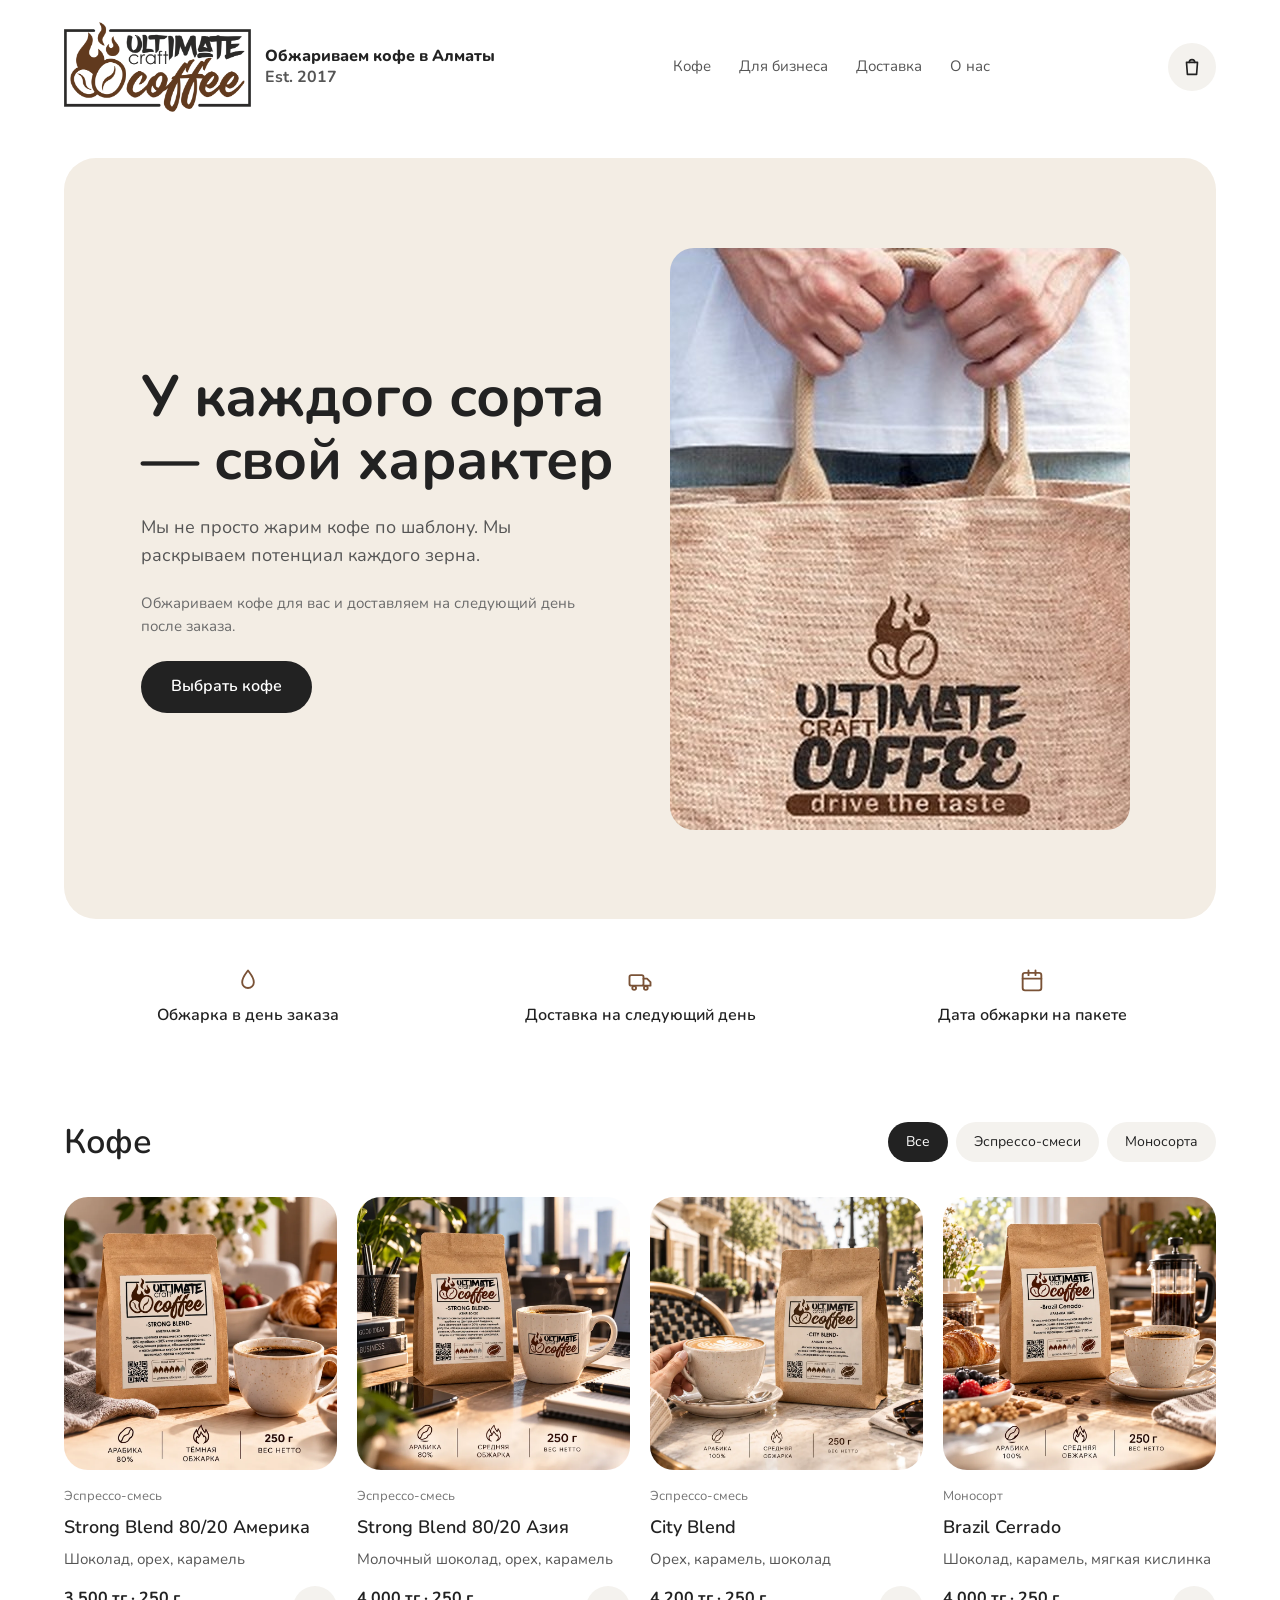
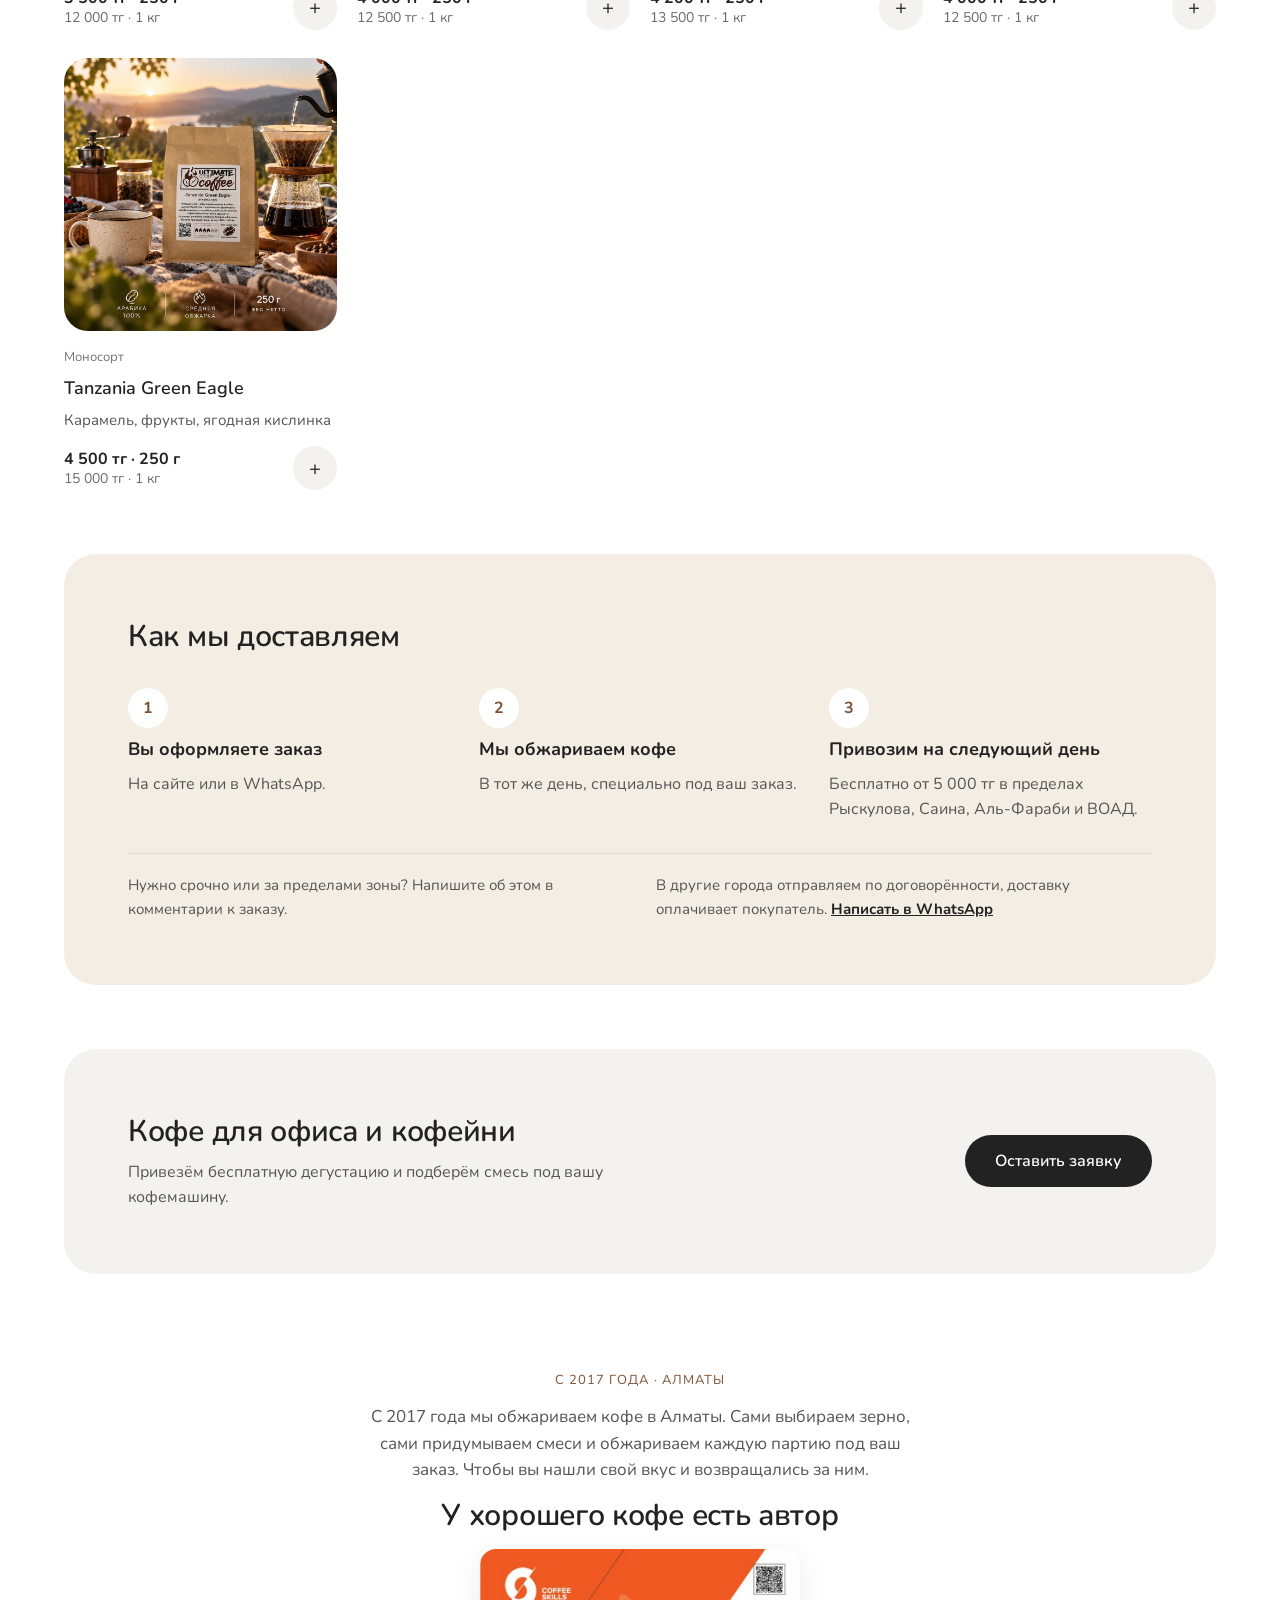
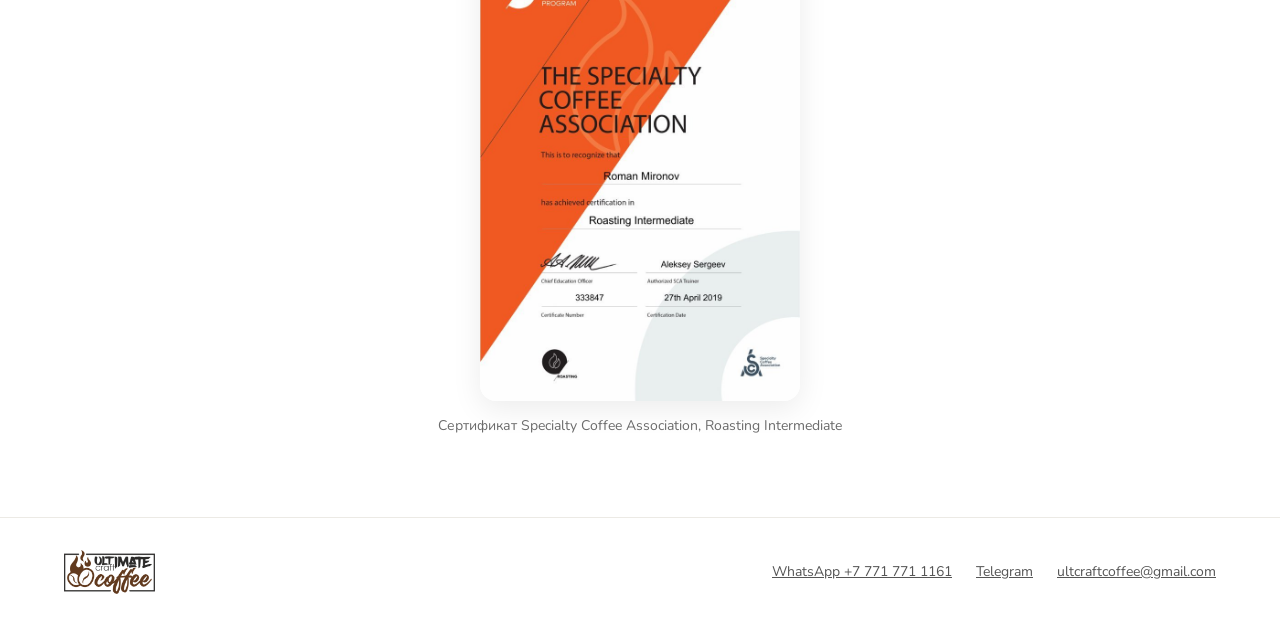
<file: index.html>
<!doctype html>
<html lang="ru">
<head>
<meta charset="utf-8">
<meta name="robots" content="noindex, nofollow">
<meta name="viewport" content="width=device-width, initial-scale=1">
<title>Свежеобжаренный кофе в Алматы с доставкой | Ultimate Craft Coffee</title>
<meta name="description" content="Обжариваем кофе под ваш заказ и доставляем по Алматы на следующий день. Эспрессо-смеси и моносорта, 250 г и 1 кг. Обжарщик с сертификатом SCA. Бесплатная доставка от 5 000 тг.">
<link rel="canonical" href="https://craftcoffee.kz/">
<meta property="og:type" content="website">
<meta property="og:locale" content="ru_RU">
<meta property="og:site_name" content="Ultimate Craft Coffee">
<meta property="og:title" content="Свежеобжаренный кофе в Алматы с доставкой | Ultimate Craft Coffee">
<meta property="og:description" content="Обжариваем кофе под ваш заказ и доставляем по Алматы на следующий день. Эспрессо-смеси и моносорта, 250 г и 1 кг. Обжарщик с сертификатом SCA. Бесплатная доставка от 5 000 тг.">
<meta property="og:url" content="https://craftcoffee.kz/">
<meta property="og:image" content="https://craftcoffee.kz/img/og.jpg">
<link rel="icon" type="image/png" href="img/icon.png">
<link rel="preconnect" href="https://fonts.googleapis.com">
<link rel="preconnect" href="https://fonts.gstatic.com" crossorigin>
<link rel="stylesheet" href="https://fonts.googleapis.com/css2?family=Nunito:wght@400;600;700;800&amp;display=swap">
<link rel="stylesheet" href="css/style.css">
<script type="application/ld+json">{"@context": "https://schema.org", "@type": "Organization", "name": "Ultimate Craft Coffee", "url": "https://craftcoffee.kz/", "logo": "https://craftcoffee.kz/img/logo.png", "foundingDate": "2017", "email": "ultcraftcoffee@gmail.com", "telephone": "+77717711161", "sameAs": ["https://t.me/ultimatecraftcoffee"], "areaServed": {"@type": "City", "name": "Алматы"}}</script>
<!-- АНАЛИТИКА: сюда вставить коды Google Analytics 4 и Яндекс Метрики -->
</head>
<body>
<header class="site-header">
<div class="wrap">
<a class="brand" href="index.html">
<img src="img/logo.png" alt="Ultimate Craft Coffee" width="187" height="90">
<span class="brand-text"><strong>Обжариваем кофе в Алматы</strong><span>Est. 2017</span></span>
</a>
<nav class="nav" aria-label="Основное меню">
<a href="index.html#catalog">Кофе</a>
<a href="opt/index.html">Для бизнеса</a>
<a href="index.html#delivery">Доставка</a>
<a href="index.html#about">О нас</a>
</nav>
<button class="cart-btn" type="button" data-cart-open aria-label="Корзина"><svg aria-hidden="true" width="22" height="22" viewBox="0 0 24 24" fill="none" stroke="currentColor" stroke-width="1.8" stroke-linecap="round" stroke-linejoin="round"><path d="M6 7h12l-1 13H7L6 7z"/><path d="M9 7a3 3 0 0 1 6 0"/></svg><span class="badge" data-cart-count hidden>0</span></button>
</div>
</header>
<main>
<section class="wrap hero" id="top">
<div class="panel tint">
<div class="hero-copy">
<h1>У каждого сорта — свой характер</h1>
<p class="lead">Мы не просто жарим кофе по шаблону. Мы раскрываем потенциал каждого зерна.</p>
<p class="note">Обжариваем кофе для вас и доставляем на следующий день после заказа.</p>
<a class="btn" href="#catalog">Выбрать кофе</a>
</div>
<img class="hero-img" src="img/hands.jpg" alt="Джутовая сумка Ultimate Craft Coffee в руках" width="664" height="582">
</div>
</section>

<section class="wrap grid3 benefits" aria-label="Преимущества">
<div class="benefit"><svg aria-hidden="true" width="28" height="28" viewBox="0 0 24 24" fill="none" stroke="#7A5236" stroke-width="1.6" stroke-linecap="round" stroke-linejoin="round"><path d="M12 3c3 4 5 6 5 10a5 5 0 0 1-10 0c0-4 2-6 5-10z"/></svg><p>Обжарка в день заказа</p></div>
<div class="benefit"><svg aria-hidden="true" width="28" height="28" viewBox="0 0 24 24" fill="none" stroke="#7A5236" stroke-width="1.6" stroke-linecap="round" stroke-linejoin="round"><rect x="3" y="7" width="12" height="9" rx="1.5"/><path d="M15 10h3l3 3v3h-6"/><circle cx="7" cy="18" r="1.6"/><circle cx="17" cy="18" r="1.6"/></svg><p>Доставка на следующий день</p></div>
<div class="benefit"><svg aria-hidden="true" width="28" height="28" viewBox="0 0 24 24" fill="none" stroke="#7A5236" stroke-width="1.6" stroke-linecap="round" stroke-linejoin="round"><rect x="4" y="5" width="16" height="15" rx="2"/><path d="M4 10h16M9 3v4M15 3v4"/></svg><p>Дата обжарки на пакете</p></div>
</section>

<section class="wrap catalog" id="catalog">
<div class="catalog-head">
<h2>Кофе</h2>
<div class="filters" role="group" aria-label="Фильтр">
<button class="filter" type="button" data-filter="all" aria-pressed="true">Все</button>
<button class="filter" type="button" data-filter="espresso" aria-pressed="false">Эспрессо-смеси</button>
<button class="filter" type="button" data-filter="mono" aria-pressed="false">Моносорта</button>
</div>
</div>
<div class="cards">
<div class="card" data-group="espresso">
<a class="card-link" href="coffee/strong-blend-america/index.html">
<div class="card-img"><img class="is-photo" src="img/strong-blend-america-250g-photo.webp" alt="Strong Blend 80/20 Америка, пакет 250 г" loading="lazy" width="1000" height="1000"></div>
<p class="card-type">Эспрессо-смесь</p>
<h3 class="card-name">Strong Blend 80/20 Америка</h3>
<p class="card-notes">Шоколад, орех, карамель</p>
</a>
<div class="card-price"><span class="p"><b>3 500 тг · 250 г</b><small>12 000 тг · 1 кг</small></span><button class="plus" type="button" data-add data-slug="strong-blend-america" data-name="Strong Blend 80/20 Америка" data-w="250 г" data-price="3500" data-img="img/strong-blend-america-250g.webp" aria-label="Добавить Strong Blend 80/20 Америка, 250 г, в корзину">+</button></div>
</div>
<div class="card" data-group="espresso">
<a class="card-link" href="coffee/strong-blend-asia/index.html">
<div class="card-img"><img class="is-photo" src="img/strong-blend-asia-250g-photo.webp" alt="Strong Blend 80/20 Азия, пакет 250 г" loading="lazy" width="1000" height="1000"></div>
<p class="card-type">Эспрессо-смесь</p>
<h3 class="card-name">Strong Blend 80/20 Азия</h3>
<p class="card-notes">Молочный шоколад, орех, карамель</p>
</a>
<div class="card-price"><span class="p"><b>4 000 тг · 250 г</b><small>12 500 тг · 1 кг</small></span><button class="plus" type="button" data-add data-slug="strong-blend-asia" data-name="Strong Blend 80/20 Азия" data-w="250 г" data-price="4000" data-img="img/strong-blend-asia-250g.webp" aria-label="Добавить Strong Blend 80/20 Азия, 250 г, в корзину">+</button></div>
</div>
<div class="card" data-group="espresso">
<a class="card-link" href="coffee/city-blend/index.html">
<div class="card-img"><img class="is-photo" src="img/city-blend-250g-photo.webp" alt="City Blend, пакет 250 г" loading="lazy" width="1000" height="1000"></div>
<p class="card-type">Эспрессо-смесь</p>
<h3 class="card-name">City Blend</h3>
<p class="card-notes">Орех, карамель, шоколад</p>
</a>
<div class="card-price"><span class="p"><b>4 200 тг · 250 г</b><small>13 500 тг · 1 кг</small></span><button class="plus" type="button" data-add data-slug="city-blend" data-name="City Blend" data-w="250 г" data-price="4200" data-img="img/city-blend-250g.webp" aria-label="Добавить City Blend, 250 г, в корзину">+</button></div>
</div>
<div class="card" data-group="mono">
<a class="card-link" href="coffee/brazil-cerrado/index.html">
<div class="card-img"><img class="is-photo" src="img/brazil-cerrado-250g-photo.webp" alt="Brazil Cerrado, пакет 250 г" loading="lazy" width="1000" height="1000"></div>
<p class="card-type">Моносорт</p>
<h3 class="card-name">Brazil Cerrado</h3>
<p class="card-notes">Шоколад, карамель, мягкая кислинка</p>
</a>
<div class="card-price"><span class="p"><b>4 000 тг · 250 г</b><small>12 500 тг · 1 кг</small></span><button class="plus" type="button" data-add data-slug="brazil-cerrado" data-name="Brazil Cerrado" data-w="250 г" data-price="4000" data-img="img/brazil-cerrado-250g.webp" aria-label="Добавить Brazil Cerrado, 250 г, в корзину">+</button></div>
</div>
<div class="card" data-group="mono">
<a class="card-link" href="coffee/tanzania-green-eagle/index.html">
<div class="card-img"><img class="is-photo" src="img/tanzania-green-eagle-250g-photo.webp" alt="Tanzania Green Eagle, пакет 250 г" loading="lazy" width="1000" height="1000"></div>
<p class="card-type">Моносорт</p>
<h3 class="card-name">Tanzania Green Eagle</h3>
<p class="card-notes">Карамель, фрукты, ягодная кислинка</p>
</a>
<div class="card-price"><span class="p"><b>4 500 тг · 250 г</b><small>15 000 тг · 1 кг</small></span><button class="plus" type="button" data-add data-slug="tanzania-green-eagle" data-name="Tanzania Green Eagle" data-w="250 г" data-price="4500" data-img="img/tanzania-green-eagle-250g.webp" aria-label="Добавить Tanzania Green Eagle, 250 г, в корзину">+</button></div>
</div>
</div>
</section>

<section class="wrap delivery" id="delivery">
<div class="panel tint">
<h2 class="h2">Как мы доставляем</h2>
<div class="grid3">
<div class="step"><span class="step-n">1</span><p class="step-t">Вы оформляете заказ</p><p class="muted">На сайте или в WhatsApp.</p></div>
<div class="step"><span class="step-n">2</span><p class="step-t">Мы обжариваем кофе</p><p class="muted">В тот же день, специально под ваш заказ.</p></div>
<div class="step"><span class="step-n">3</span><p class="step-t">Привозим на следующий день</p><p class="muted">Бесплатно от 5 000 тг в пределах Рыскулова, Саина, Аль-Фараби и ВОАД.</p></div>
</div>
<div class="delivery-notes">
<p>Нужно срочно или за пределами зоны? Напишите об этом в комментарии к заказу.</p>
<p>В другие города отправляем по договорённости, доставку оплачивает покупатель. <a href="https://wa.me/77717711161"><b>Написать в WhatsApp</b></a></p>
</div>
</div>
</section>

<section class="wrap b2b" id="b2b">
<div class="panel gray">
<div class="b2b-copy">
<h2 class="h2">Кофе для офиса и кофейни</h2>
<p class="muted">Привезём бесплатную дегустацию и подберём смесь под вашу кофемашину.</p>
</div>
<a class="btn" href="opt/index.html">Оставить заявку</a>
</div>
</section>

<section class="wrap about" id="about">
<p class="eyebrow">С 2017 года · Алматы</p>
<p class="text">С 2017 года мы обжариваем кофе в Алматы. Сами выбираем зерно, сами придумываем смеси и обжариваем каждую партию под ваш заказ. Чтобы вы нашли свой вкус и возвращались за ним.</p>
<h2 class="h2">У хорошего кофе есть автор</h2>
<img class="cert" src="img/sca-certificate.jpg" alt="Сертификат SCA Roasting Intermediate" width="700" height="990" loading="lazy">
<p class="small">Сертификат Specialty Coffee Association, Roasting Intermediate</p>
</section>
</main>
<footer class="site-footer">
<div class="wrap">
<img src="img/logo.png" alt="Ultimate Craft Coffee" width="91" height="44" loading="lazy">
<div class="footer-links">
<a href="https://wa.me/77717711161">WhatsApp +7 771 771 1161</a>
<a href="https://t.me/ultimatecraftcoffee">Telegram</a>
<!-- Instagram: добавить ссылку, когда будет готов аккаунт -->
<a href="mailto:ultcraftcoffee@gmail.com">ultcraftcoffee@gmail.com</a>
</div>
</div>
</footer>
<div class="drawer" id="cart" hidden>
<div class="drawer-bg" data-cart-close></div>
<aside class="drawer-panel" role="dialog" aria-modal="true" aria-labelledby="cart-title">
<div class="drawer-head"><h2 class="h2" id="cart-title">Корзина</h2><button class="drawer-close" type="button" data-cart-close aria-label="Закрыть">×</button></div>
<div id="cart-done" hidden><p class="step-t" id="cart-done-title">Заказ принят</p><p class="muted" style="margin-top:8px">Мы свяжемся с вами по телефону, чтобы подтвердить заказ и время доставки.</p><button class="btn btn-ghost" type="button" style="margin-top:16px" data-cart-close>Хорошо</button></div>
<div id="cart-empty"><p class="muted">Пока пусто. Выберите кофе в каталоге.</p><a class="btn" style="margin-top:16px" href="index.html#catalog" data-cart-close>В каталог</a></div>
<div id="cart-full" hidden>
<ul class="ci-list" id="cart-list"></ul>
<div class="cart-sum"><span>Итого</span><b id="cart-total">0 тг</b></div>
<p class="small" id="cart-delivery"></p>
<form class="cart-form" id="cart-form" novalidate>
<label class="field"><span>Имя</span><input id="f-name" name="name" required autocomplete="name"></label>
<label class="field"><span>Телефон</span><input id="f-phone" name="phone" type="tel" required autocomplete="tel" placeholder="+7"></label>
<label class="field"><span>Адрес доставки</span><input id="f-address" name="address" required autocomplete="street-address" placeholder="Улица, дом, квартира"></label>
<label class="field"><span>Комментарий</span><textarea id="f-comment" name="comment" rows="2" placeholder="Удобное время, подъезд, срочная доставка"></textarea></label>
<label class="hp" aria-hidden="true">Сайт<input name="website" tabindex="-1" autocomplete="off"></label>
<button class="btn" type="submit" id="cart-submit">Оформить заказ</button>
<p class="small" id="cart-note" role="status"></p>
<p class="small">Обжарим в день заказа, привезём на следующий день. Оплата при получении. Вопросы — <a href="https://wa.me/77717711161">в WhatsApp</a>.</p>
<button class="linkbtn" type="button" id="cart-clear">Очистить корзину</button>
</form>
</div>
</aside>
</div>
<script src="js/cart.js"></script>
<script>
document.querySelectorAll('.filter').forEach(function(b){
  b.addEventListener('click',function(){
    var f=b.dataset.filter;
    document.querySelectorAll('.filter').forEach(function(x){x.setAttribute('aria-pressed',x===b?'true':'false')});
    document.querySelectorAll('.card').forEach(function(c){c.hidden=!(f==='all'||c.dataset.group===f)});
  });
});
</script>
</body>
</html>
</file>
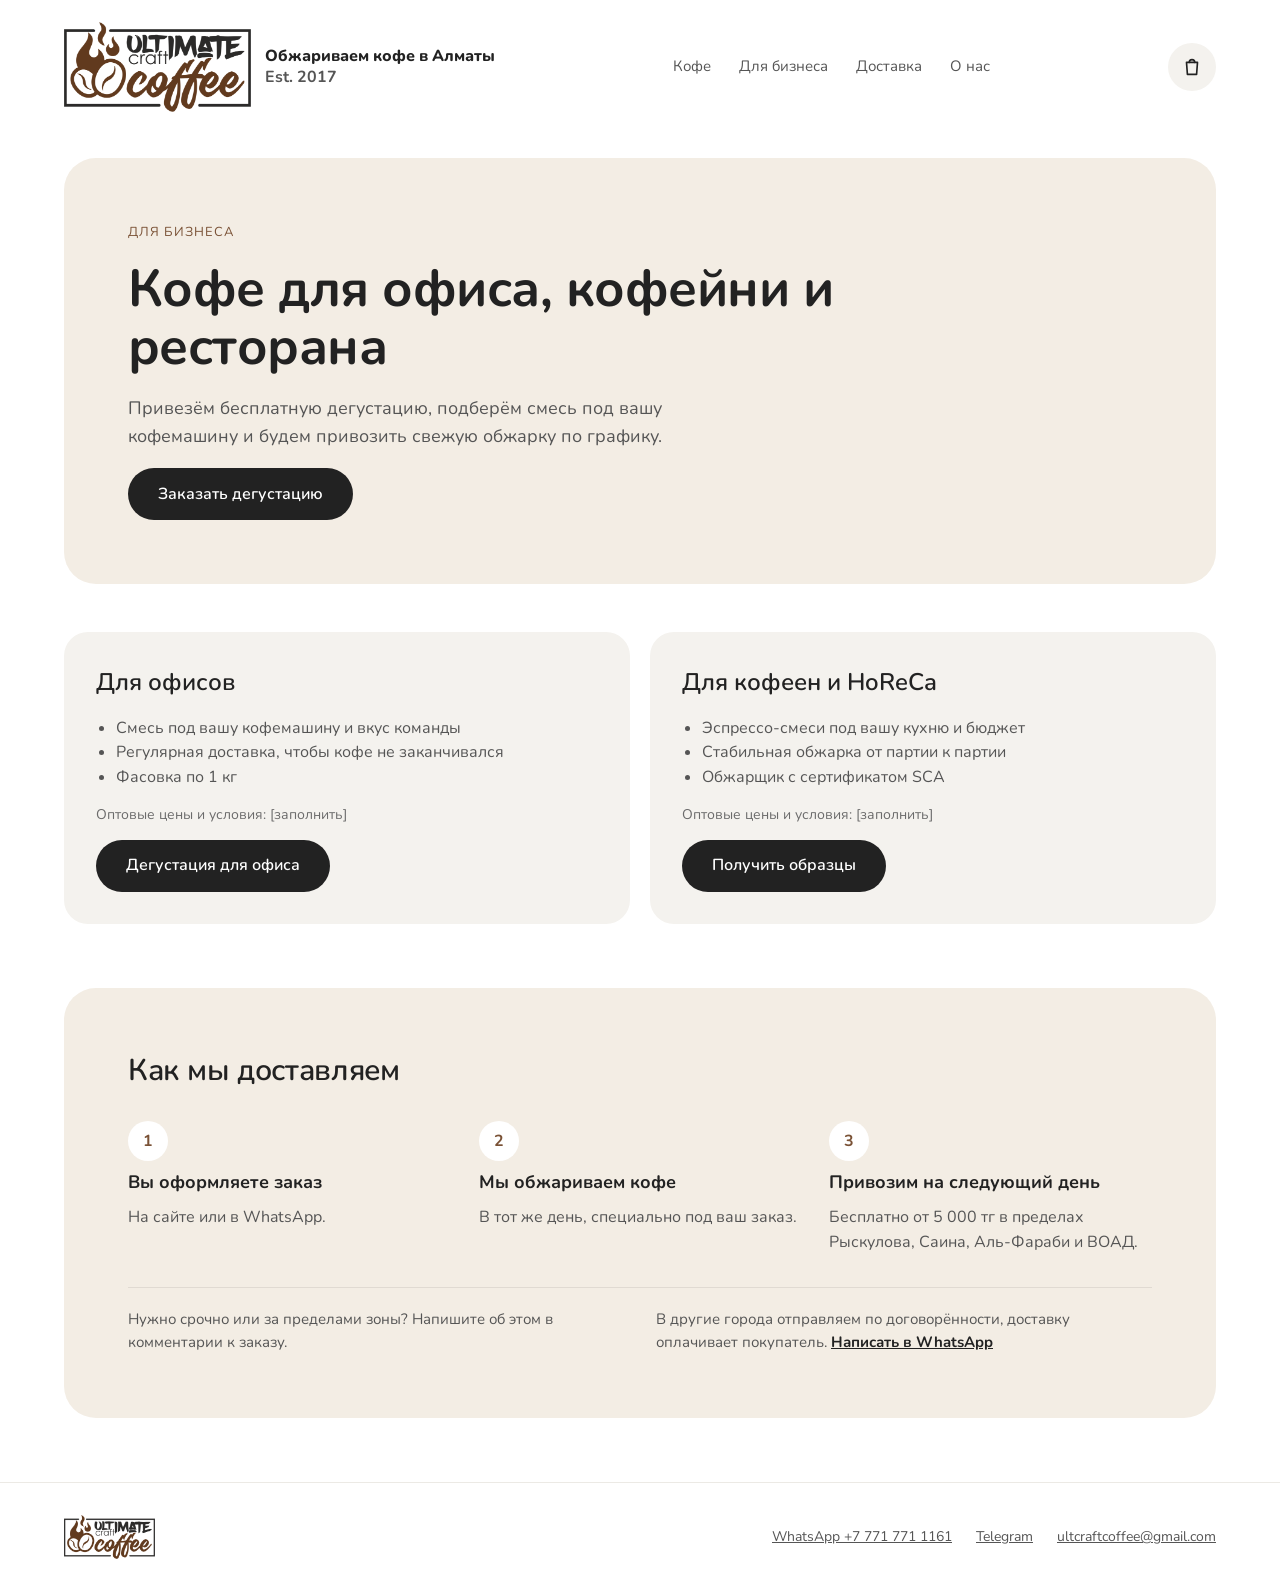
<file: opt/index.html>
<!doctype html>
<html lang="ru">
<head>
<meta charset="utf-8">
<meta name="robots" content="noindex, nofollow">
<meta name="viewport" content="width=device-width, initial-scale=1">
<title>Кофе для офиса, кофейни и ресторана в Алматы | Ultimate Craft Coffee</title>
<meta name="description" content="Свежеобжаренный кофе оптом для офисов, кофеен и HoReCa в Алматы. Бесплатная дегустация, подбор смеси под вашу кофемашину, регулярная доставка.">
<link rel="canonical" href="https://craftcoffee.kz/opt/">
<meta property="og:type" content="website">
<meta property="og:locale" content="ru_RU">
<meta property="og:site_name" content="Ultimate Craft Coffee">
<meta property="og:title" content="Кофе для офиса, кофейни и ресторана в Алматы | Ultimate Craft Coffee">
<meta property="og:description" content="Свежеобжаренный кофе оптом для офисов, кофеен и HoReCa в Алматы. Бесплатная дегустация, подбор смеси под вашу кофемашину, регулярная доставка.">
<meta property="og:url" content="https://craftcoffee.kz/opt/">
<meta property="og:image" content="https://craftcoffee.kz/img/og.jpg">
<link rel="icon" type="image/png" href="../img/icon.png">
<link rel="preconnect" href="https://fonts.googleapis.com">
<link rel="preconnect" href="https://fonts.gstatic.com" crossorigin>
<link rel="stylesheet" href="https://fonts.googleapis.com/css2?family=Nunito:wght@400;600;700;800&amp;display=swap">
<link rel="stylesheet" href="../css/style.css">
<!-- АНАЛИТИКА: сюда вставить коды Google Analytics 4 и Яндекс Метрики -->
</head>
<body>
<header class="site-header">
<div class="wrap">
<a class="brand" href="../index.html">
<img src="../img/logo.png" alt="Ultimate Craft Coffee" width="187" height="90">
<span class="brand-text"><strong>Обжариваем кофе в Алматы</strong><span>Est. 2017</span></span>
</a>
<nav class="nav" aria-label="Основное меню">
<a href="../index.html#catalog">Кофе</a>
<a href="../opt/index.html">Для бизнеса</a>
<a href="../index.html#delivery">Доставка</a>
<a href="../index.html#about">О нас</a>
</nav>
<button class="cart-btn" type="button" data-cart-open aria-label="Корзина"><svg aria-hidden="true" width="22" height="22" viewBox="0 0 24 24" fill="none" stroke="currentColor" stroke-width="1.8" stroke-linecap="round" stroke-linejoin="round"><path d="M6 7h12l-1 13H7L6 7z"/><path d="M9 7a3 3 0 0 1 6 0"/></svg><span class="badge" data-cart-count hidden>0</span></button>
</div>
</header>
<main>
<section class="wrap page-hero">
<div class="panel tint">
<p class="eyebrow">Для бизнеса</p>
<h1>Кофе для офиса, кофейни и ресторана</h1>
<p class="muted" style="font-size:18px;max-width:620px">Привезём бесплатную дегустацию, подберём смесь под вашу кофемашину и будем привозить свежую обжарку по графику.</p>
<a class="btn" style="align-self:flex-start" href="https://wa.me/77717711161?text=%D0%97%D0%B4%D1%80%D0%B0%D0%B2%D1%81%D1%82%D0%B2%D1%83%D0%B9%D1%82%D0%B5%21%20%D0%A5%D0%BE%D1%82%D0%B8%D0%BC%20%D0%B1%D0%B5%D1%81%D0%BF%D0%BB%D0%B0%D1%82%D0%BD%D1%83%D1%8E%20%D0%B4%D0%B5%D0%B3%D1%83%D1%81%D1%82%D0%B0%D1%86%D0%B8%D1%8E%20%D0%BA%D0%BE%D1%84%D0%B5%20%D0%B4%D0%BB%D1%8F%20%D0%B1%D0%B8%D0%B7%D0%BD%D0%B5%D1%81%D0%B0.">Заказать дегустацию</a>
</div>
</section>
<section class="wrap cols2">
<div class="box">
<h2>Для офисов</h2>
<ul>
<li>Смесь под вашу кофемашину и вкус команды</li>
<li>Регулярная доставка, чтобы кофе не заканчивался</li>
<li>Фасовка по 1 кг</li>
</ul>
<p class="small">Оптовые цены и условия: [заполнить]</p>
<a class="btn" href="https://wa.me/77717711161?text=%D0%97%D0%B4%D1%80%D0%B0%D0%B2%D1%81%D1%82%D0%B2%D1%83%D0%B9%D1%82%D0%B5%21%20%D0%A5%D0%BE%D1%82%D0%B8%D0%BC%20%D0%B4%D0%B5%D0%B3%D1%83%D1%81%D1%82%D0%B0%D1%86%D0%B8%D1%8E%20%D0%BA%D0%BE%D1%84%D0%B5%20%D0%B4%D0%BB%D1%8F%20%D0%BE%D1%84%D0%B8%D1%81%D0%B0.">Дегустация для офиса</a>
</div>
<div class="box">
<h2>Для кофеен и HoReCa</h2>
<ul>
<li>Эспрессо-смеси под вашу кухню и бюджет</li>
<li>Стабильная обжарка от партии к партии</li>
<li>Обжарщик с сертификатом SCA</li>
</ul>
<p class="small">Оптовые цены и условия: [заполнить]</p>
<a class="btn" href="https://wa.me/77717711161?text=%D0%97%D0%B4%D1%80%D0%B0%D0%B2%D1%81%D1%82%D0%B2%D1%83%D0%B9%D1%82%D0%B5%21%20%D0%A5%D0%BE%D1%82%D0%B8%D0%BC%20%D0%BE%D0%B1%D1%80%D0%B0%D0%B7%D1%86%D1%8B%20%D0%BA%D0%BE%D1%84%D0%B5%20%D0%B4%D0%BB%D1%8F%20%D0%BA%D0%BE%D1%84%D0%B5%D0%B9%D0%BD%D0%B8.">Получить образцы</a>
</div>
</section>
<section class="wrap delivery" id="delivery">
<div class="panel tint">
<h2 class="h2">Как мы доставляем</h2>
<div class="grid3">
<div class="step"><span class="step-n">1</span><p class="step-t">Вы оформляете заказ</p><p class="muted">На сайте или в WhatsApp.</p></div>
<div class="step"><span class="step-n">2</span><p class="step-t">Мы обжариваем кофе</p><p class="muted">В тот же день, специально под ваш заказ.</p></div>
<div class="step"><span class="step-n">3</span><p class="step-t">Привозим на следующий день</p><p class="muted">Бесплатно от 5 000 тг в пределах Рыскулова, Саина, Аль-Фараби и ВОАД.</p></div>
</div>
<div class="delivery-notes">
<p>Нужно срочно или за пределами зоны? Напишите об этом в комментарии к заказу.</p>
<p>В другие города отправляем по договорённости, доставку оплачивает покупатель. <a href="https://wa.me/77717711161"><b>Написать в WhatsApp</b></a></p>
</div>
</div>
</section>
</main>
<footer class="site-footer">
<div class="wrap">
<img src="../img/logo.png" alt="Ultimate Craft Coffee" width="91" height="44" loading="lazy">
<div class="footer-links">
<a href="https://wa.me/77717711161">WhatsApp +7 771 771 1161</a>
<a href="https://t.me/ultimatecraftcoffee">Telegram</a>
<!-- Instagram: добавить ссылку, когда будет готов аккаунт -->
<a href="mailto:ultcraftcoffee@gmail.com">ultcraftcoffee@gmail.com</a>
</div>
</div>
</footer>
<div class="drawer" id="cart" hidden>
<div class="drawer-bg" data-cart-close></div>
<aside class="drawer-panel" role="dialog" aria-modal="true" aria-labelledby="cart-title">
<div class="drawer-head"><h2 class="h2" id="cart-title">Корзина</h2><button class="drawer-close" type="button" data-cart-close aria-label="Закрыть">×</button></div>
<div id="cart-done" hidden><p class="step-t" id="cart-done-title">Заказ принят</p><p class="muted" style="margin-top:8px">Мы свяжемся с вами по телефону, чтобы подтвердить заказ и время доставки.</p><button class="btn btn-ghost" type="button" style="margin-top:16px" data-cart-close>Хорошо</button></div>
<div id="cart-empty"><p class="muted">Пока пусто. Выберите кофе в каталоге.</p><a class="btn" style="margin-top:16px" href="../index.html#catalog" data-cart-close>В каталог</a></div>
<div id="cart-full" hidden>
<ul class="ci-list" id="cart-list"></ul>
<div class="cart-sum"><span>Итого</span><b id="cart-total">0 тг</b></div>
<p class="small" id="cart-delivery"></p>
<form class="cart-form" id="cart-form" novalidate>
<label class="field"><span>Имя</span><input id="f-name" name="name" required autocomplete="name"></label>
<label class="field"><span>Телефон</span><input id="f-phone" name="phone" type="tel" required autocomplete="tel" placeholder="+7"></label>
<label class="field"><span>Адрес доставки</span><input id="f-address" name="address" required autocomplete="street-address" placeholder="Улица, дом, квартира"></label>
<label class="field"><span>Комментарий</span><textarea id="f-comment" name="comment" rows="2" placeholder="Удобное время, подъезд, срочная доставка"></textarea></label>
<label class="hp" aria-hidden="true">Сайт<input name="website" tabindex="-1" autocomplete="off"></label>
<button class="btn" type="submit" id="cart-submit">Оформить заказ</button>
<p class="small" id="cart-note" role="status"></p>
<p class="small">Обжарим в день заказа, привезём на следующий день. Оплата при получении. Вопросы — <a href="https://wa.me/77717711161">в WhatsApp</a>.</p>
<button class="linkbtn" type="button" id="cart-clear">Очистить корзину</button>
</form>
</div>
</aside>
</div>
<script src="../js/cart.js"></script>
</body>
</html>
</file>
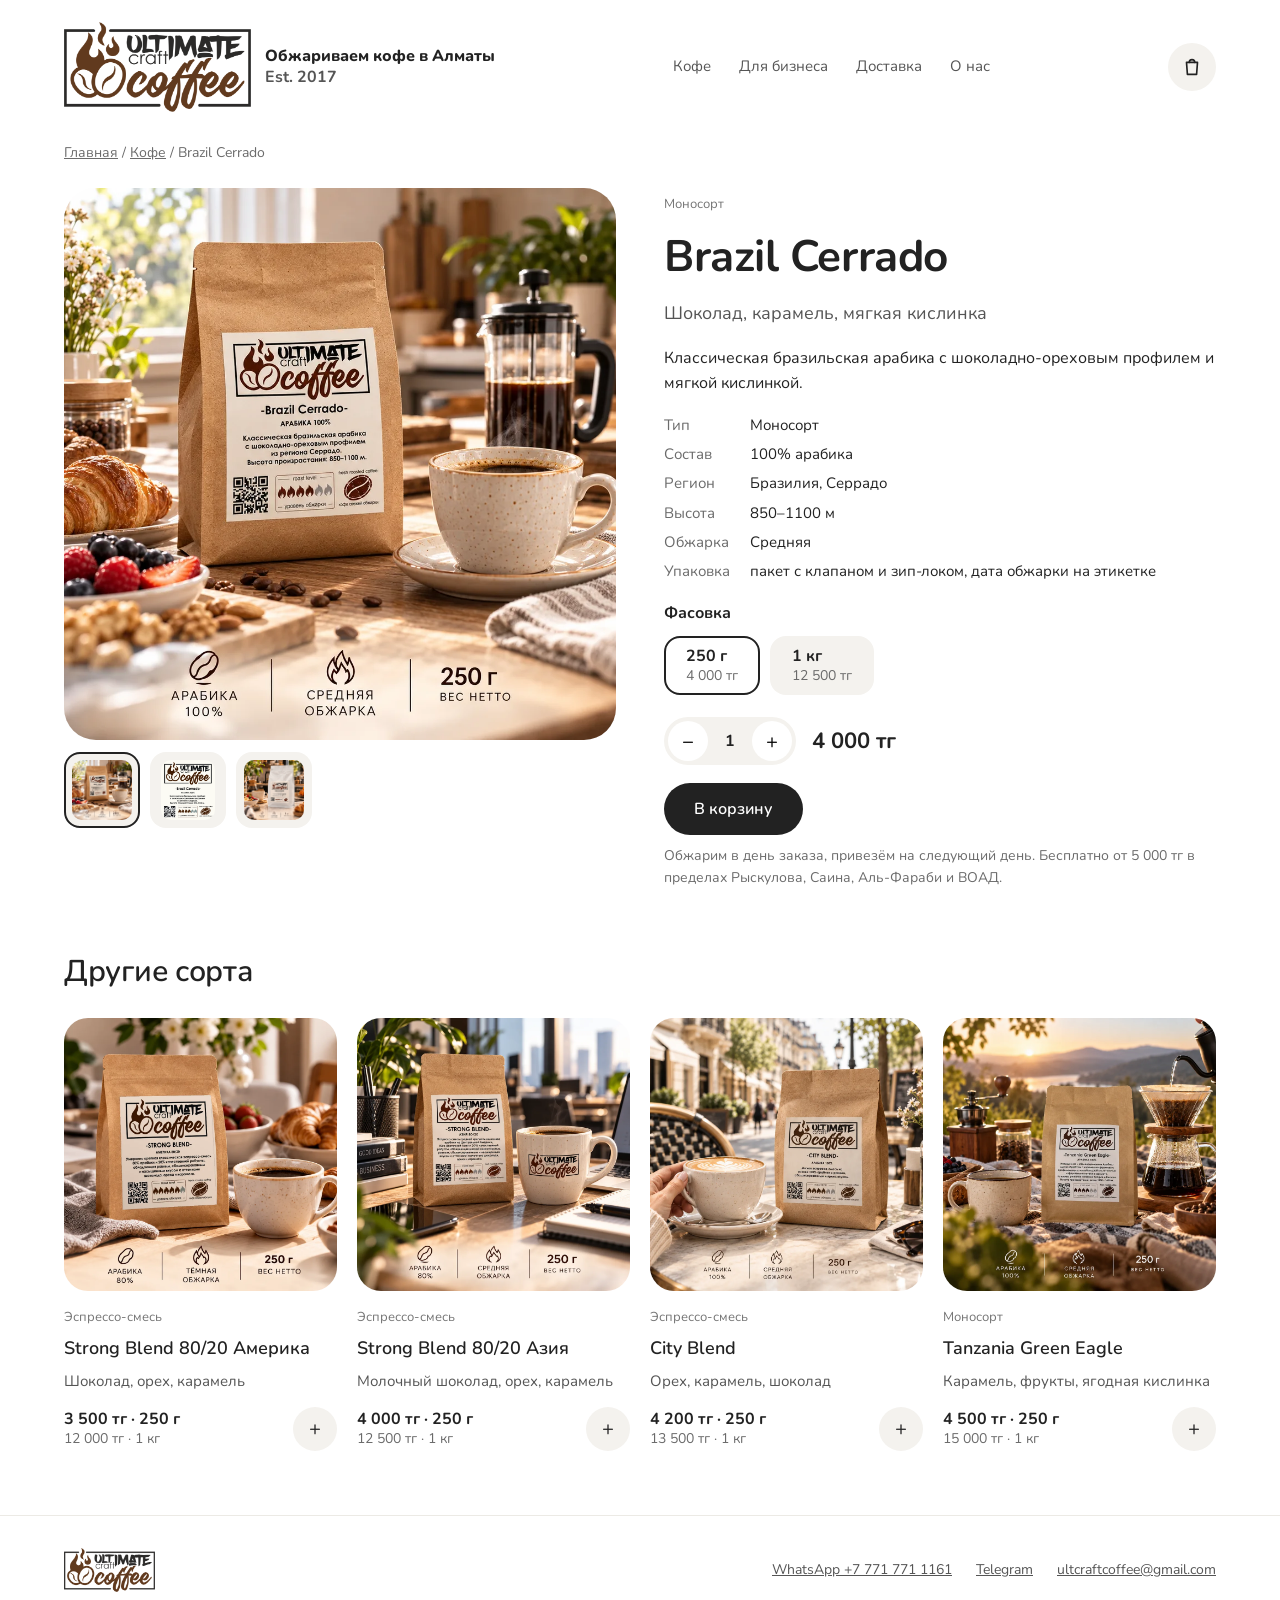
<file: coffee/brazil-cerrado/index.html>
<!doctype html>
<html lang="ru">
<head>
<meta charset="utf-8">
<meta name="robots" content="noindex, nofollow">
<meta name="viewport" content="width=device-width, initial-scale=1">
<title>Brazil Cerrado: купить свежеобжаренный кофе в Алматы | UCC</title>
<meta name="description" content="Моносорт Brazil Cerrado: шоколад, карамель, мягкая кислинка. Обжарим под ваш заказ и привезём по Алматы на следующий день. 250 г — 4 000 тг, 1 кг — 12 500 тг.">
<link rel="canonical" href="https://craftcoffee.kz/coffee/brazil-cerrado/">
<meta property="og:type" content="website">
<meta property="og:locale" content="ru_RU">
<meta property="og:site_name" content="Ultimate Craft Coffee">
<meta property="og:title" content="Brazil Cerrado: купить свежеобжаренный кофе в Алматы | UCC">
<meta property="og:description" content="Моносорт Brazil Cerrado: шоколад, карамель, мягкая кислинка. Обжарим под ваш заказ и привезём по Алматы на следующий день. 250 г — 4 000 тг, 1 кг — 12 500 тг.">
<meta property="og:url" content="https://craftcoffee.kz/coffee/brazil-cerrado/">
<meta property="og:image" content="https://craftcoffee.kz/img/brazil-cerrado-250g.webp">
<link rel="icon" type="image/png" href="../../img/icon.png">
<link rel="preconnect" href="https://fonts.googleapis.com">
<link rel="preconnect" href="https://fonts.gstatic.com" crossorigin>
<link rel="stylesheet" href="https://fonts.googleapis.com/css2?family=Nunito:wght@400;600;700;800&amp;display=swap">
<link rel="stylesheet" href="../../css/style.css">
<script type="application/ld+json">{"@context": "https://schema.org", "@type": "Product", "name": "Brazil Cerrado", "image": ["https://craftcoffee.kz/img/brazil-cerrado-250g.webp", "https://craftcoffee.kz/img/brazil-cerrado-1kg.webp", "https://craftcoffee.kz/img/brazil-cerrado-label.webp", "https://craftcoffee.kz/img/brazil-cerrado-250g-photo.webp", "https://craftcoffee.kz/img/brazil-cerrado-1kg-photo.webp"], "description": "Классическая бразильская арабика с шоколадно-ореховым профилем и мягкой кислинкой.", "brand": {"@type": "Brand", "name": "Ultimate Craft Coffee"}, "offers": [{"@type": "Offer", "name": "250 г", "price": "4000", "priceCurrency": "KZT", "availability": "https://schema.org/InStock", "url": "https://craftcoffee.kz/coffee/brazil-cerrado/"}, {"@type": "Offer", "name": "1 кг", "price": "12500", "priceCurrency": "KZT", "availability": "https://schema.org/InStock", "url": "https://craftcoffee.kz/coffee/brazil-cerrado/"}]}</script>
<!-- АНАЛИТИКА: сюда вставить коды Google Analytics 4 и Яндекс Метрики -->
</head>
<body>
<header class="site-header">
<div class="wrap">
<a class="brand" href="../../index.html">
<img src="../../img/logo.png" alt="Ultimate Craft Coffee" width="187" height="90">
<span class="brand-text"><strong>Обжариваем кофе в Алматы</strong><span>Est. 2017</span></span>
</a>
<nav class="nav" aria-label="Основное меню">
<a href="../../index.html#catalog">Кофе</a>
<a href="../../opt/index.html">Для бизнеса</a>
<a href="../../index.html#delivery">Доставка</a>
<a href="../../index.html#about">О нас</a>
</nav>
<button class="cart-btn" type="button" data-cart-open aria-label="Корзина"><svg aria-hidden="true" width="22" height="22" viewBox="0 0 24 24" fill="none" stroke="currentColor" stroke-width="1.8" stroke-linecap="round" stroke-linejoin="round"><path d="M6 7h12l-1 13H7L6 7z"/><path d="M9 7a3 3 0 0 1 6 0"/></svg><span class="badge" data-cart-count hidden>0</span></button>
</div>
</header>
<main>
<nav class="wrap crumbs" aria-label="Навигация"><a href="../../index.html">Главная</a> / <a href="../../index.html#catalog">Кофе</a> / Brazil Cerrado</nav>
<section class="wrap product">
<div class="gallery">
<div class="product-media"><img id="photo" class="is-photo" src="../../img/brazil-cerrado-250g-photo.webp" alt="Brazil Cerrado, пакет 250 г" width="1000" height="1000"></div>
<div class="thumbs" role="group" aria-label="Фото">
<button type="button" class="thumb" data-thumb="bag" aria-pressed="true" aria-label="Фото пакета"><img src="../../img/brazil-cerrado-250g-photo.webp" alt="" width="90" height="90"></button>
<button type="button" class="thumb" data-thumb="label" data-img="../../img/brazil-cerrado-label.webp" data-kind="label" aria-pressed="false" aria-label="Этикетка"><img src="../../img/brazil-cerrado-label.webp" alt="" width="80" height="90" loading="lazy"></button>
<button type="button" class="thumb" data-thumb="x0" data-img="../../img/brazil-cerrado-1kg-2-photo.webp" data-kind="photo" aria-pressed="false" aria-label="Ещё фото"><img src="../../img/brazil-cerrado-1kg-2-photo.webp" alt="" width="90" height="90" loading="lazy"></button>
</div>
</div>
<div class="product-info">
<p class="card-type">Моносорт</p>
<h1>Brazil Cerrado</h1>
<p class="muted" style="font-size:18px">Шоколад, карамель, мягкая кислинка</p>
<p>Классическая бразильская арабика с шоколадно-ореховым профилем и мягкой кислинкой.</p>
<dl class="facts"><dt>Тип</dt><dd>Моносорт</dd><dt>Состав</dt><dd>100% арабика</dd><dt>Регион</dt><dd>Бразилия, Серрадо</dd><dt>Высота</dt><dd>850–1100 м</dd><dt>Обжарка</dt><dd>Средняя</dd><dt>Упаковка</dt><dd>пакет с клапаном и зип-локом, дата обжарки на этикетке</dd></dl>
<form class="order" data-slug="brazil-cerrado" data-name="Brazil Cerrado">
<fieldset class="choice">
<legend>Фасовка</legend>
<div class="options">
<label class="opt"><input type="radio" name="w" value="250 г" data-price="4000" data-img="../../img/brazil-cerrado-250g-photo.webp" data-kind="photo" data-cart="../../img/brazil-cerrado-250g.webp" checked><span><b>250 г</b><small>4 000 тг</small></span></label>
<label class="opt"><input type="radio" name="w" value="1 кг" data-price="12500" data-img="../../img/brazil-cerrado-1kg-photo.webp" data-kind="photo" data-cart="../../img/brazil-cerrado-1kg.webp"><span><b>1 кг</b><small>12 500 тг</small></span></label>
</div>
</fieldset>
<div class="buy" style="margin-top:22px">
<div class="qty" aria-label="Количество"><button type="button" data-d="-1" aria-label="Меньше">−</button><output>1</output><button type="button" data-d="1" aria-label="Больше">+</button></div>
<span class="total"></span>
</div>
<button class="btn" type="submit" style="margin-top:18px">В корзину</button>
<p class="small" style="margin-top:10px">Обжарим в день заказа, привезём на следующий день. Бесплатно от 5 000 тг в пределах Рыскулова, Саина, Аль-Фараби и ВОАД.</p>
</form>
</div>
</section>
<section class="wrap catalog" style="padding-top:0">
<h2 class="h2">Другие сорта</h2>
<div class="cards">
<div class="card" data-group="espresso">
<a class="card-link" href="../../coffee/strong-blend-america/index.html">
<div class="card-img"><img class="is-photo" src="../../img/strong-blend-america-250g-photo.webp" alt="Strong Blend 80/20 Америка, пакет 250 г" loading="lazy" width="1000" height="1000"></div>
<p class="card-type">Эспрессо-смесь</p>
<h3 class="card-name">Strong Blend 80/20 Америка</h3>
<p class="card-notes">Шоколад, орех, карамель</p>
</a>
<div class="card-price"><span class="p"><b>3 500 тг · 250 г</b><small>12 000 тг · 1 кг</small></span><button class="plus" type="button" data-add data-slug="strong-blend-america" data-name="Strong Blend 80/20 Америка" data-w="250 г" data-price="3500" data-img="../../img/strong-blend-america-250g.webp" aria-label="Добавить Strong Blend 80/20 Америка, 250 г, в корзину">+</button></div>
</div>
<div class="card" data-group="espresso">
<a class="card-link" href="../../coffee/strong-blend-asia/index.html">
<div class="card-img"><img class="is-photo" src="../../img/strong-blend-asia-250g-photo.webp" alt="Strong Blend 80/20 Азия, пакет 250 г" loading="lazy" width="1000" height="1000"></div>
<p class="card-type">Эспрессо-смесь</p>
<h3 class="card-name">Strong Blend 80/20 Азия</h3>
<p class="card-notes">Молочный шоколад, орех, карамель</p>
</a>
<div class="card-price"><span class="p"><b>4 000 тг · 250 г</b><small>12 500 тг · 1 кг</small></span><button class="plus" type="button" data-add data-slug="strong-blend-asia" data-name="Strong Blend 80/20 Азия" data-w="250 г" data-price="4000" data-img="../../img/strong-blend-asia-250g.webp" aria-label="Добавить Strong Blend 80/20 Азия, 250 г, в корзину">+</button></div>
</div>
<div class="card" data-group="espresso">
<a class="card-link" href="../../coffee/city-blend/index.html">
<div class="card-img"><img class="is-photo" src="../../img/city-blend-250g-photo.webp" alt="City Blend, пакет 250 г" loading="lazy" width="1000" height="1000"></div>
<p class="card-type">Эспрессо-смесь</p>
<h3 class="card-name">City Blend</h3>
<p class="card-notes">Орех, карамель, шоколад</p>
</a>
<div class="card-price"><span class="p"><b>4 200 тг · 250 г</b><small>13 500 тг · 1 кг</small></span><button class="plus" type="button" data-add data-slug="city-blend" data-name="City Blend" data-w="250 г" data-price="4200" data-img="../../img/city-blend-250g.webp" aria-label="Добавить City Blend, 250 г, в корзину">+</button></div>
</div>
<div class="card" data-group="mono">
<a class="card-link" href="../../coffee/tanzania-green-eagle/index.html">
<div class="card-img"><img class="is-photo" src="../../img/tanzania-green-eagle-250g-photo.webp" alt="Tanzania Green Eagle, пакет 250 г" loading="lazy" width="1000" height="1000"></div>
<p class="card-type">Моносорт</p>
<h3 class="card-name">Tanzania Green Eagle</h3>
<p class="card-notes">Карамель, фрукты, ягодная кислинка</p>
</a>
<div class="card-price"><span class="p"><b>4 500 тг · 250 г</b><small>15 000 тг · 1 кг</small></span><button class="plus" type="button" data-add data-slug="tanzania-green-eagle" data-name="Tanzania Green Eagle" data-w="250 г" data-price="4500" data-img="../../img/tanzania-green-eagle-250g.webp" aria-label="Добавить Tanzania Green Eagle, 250 г, в корзину">+</button></div>
</div>
</div>
</section>
</main>
<footer class="site-footer">
<div class="wrap">
<img src="../../img/logo.png" alt="Ultimate Craft Coffee" width="91" height="44" loading="lazy">
<div class="footer-links">
<a href="https://wa.me/77717711161">WhatsApp +7 771 771 1161</a>
<a href="https://t.me/ultimatecraftcoffee">Telegram</a>
<!-- Instagram: добавить ссылку, когда будет готов аккаунт -->
<a href="mailto:ultcraftcoffee@gmail.com">ultcraftcoffee@gmail.com</a>
</div>
</div>
</footer>
<div class="drawer" id="cart" hidden>
<div class="drawer-bg" data-cart-close></div>
<aside class="drawer-panel" role="dialog" aria-modal="true" aria-labelledby="cart-title">
<div class="drawer-head"><h2 class="h2" id="cart-title">Корзина</h2><button class="drawer-close" type="button" data-cart-close aria-label="Закрыть">×</button></div>
<div id="cart-done" hidden><p class="step-t" id="cart-done-title">Заказ принят</p><p class="muted" style="margin-top:8px">Мы свяжемся с вами по телефону, чтобы подтвердить заказ и время доставки.</p><button class="btn btn-ghost" type="button" style="margin-top:16px" data-cart-close>Хорошо</button></div>
<div id="cart-empty"><p class="muted">Пока пусто. Выберите кофе в каталоге.</p><a class="btn" style="margin-top:16px" href="../../index.html#catalog" data-cart-close>В каталог</a></div>
<div id="cart-full" hidden>
<ul class="ci-list" id="cart-list"></ul>
<div class="cart-sum"><span>Итого</span><b id="cart-total">0 тг</b></div>
<p class="small" id="cart-delivery"></p>
<form class="cart-form" id="cart-form" novalidate>
<label class="field"><span>Имя</span><input id="f-name" name="name" required autocomplete="name"></label>
<label class="field"><span>Телефон</span><input id="f-phone" name="phone" type="tel" required autocomplete="tel" placeholder="+7"></label>
<label class="field"><span>Адрес доставки</span><input id="f-address" name="address" required autocomplete="street-address" placeholder="Улица, дом, квартира"></label>
<label class="field"><span>Комментарий</span><textarea id="f-comment" name="comment" rows="2" placeholder="Удобное время, подъезд, срочная доставка"></textarea></label>
<label class="hp" aria-hidden="true">Сайт<input name="website" tabindex="-1" autocomplete="off"></label>
<button class="btn" type="submit" id="cart-submit">Оформить заказ</button>
<p class="small" id="cart-note" role="status"></p>
<p class="small">Обжарим в день заказа, привезём на следующий день. Оплата при получении. Вопросы — <a href="https://wa.me/77717711161">в WhatsApp</a>.</p>
<button class="linkbtn" type="button" id="cart-clear">Очистить корзину</button>
</form>
</div>
</aside>
</div>
<script src="../../js/cart.js"></script>
</body>
</html>
</file>
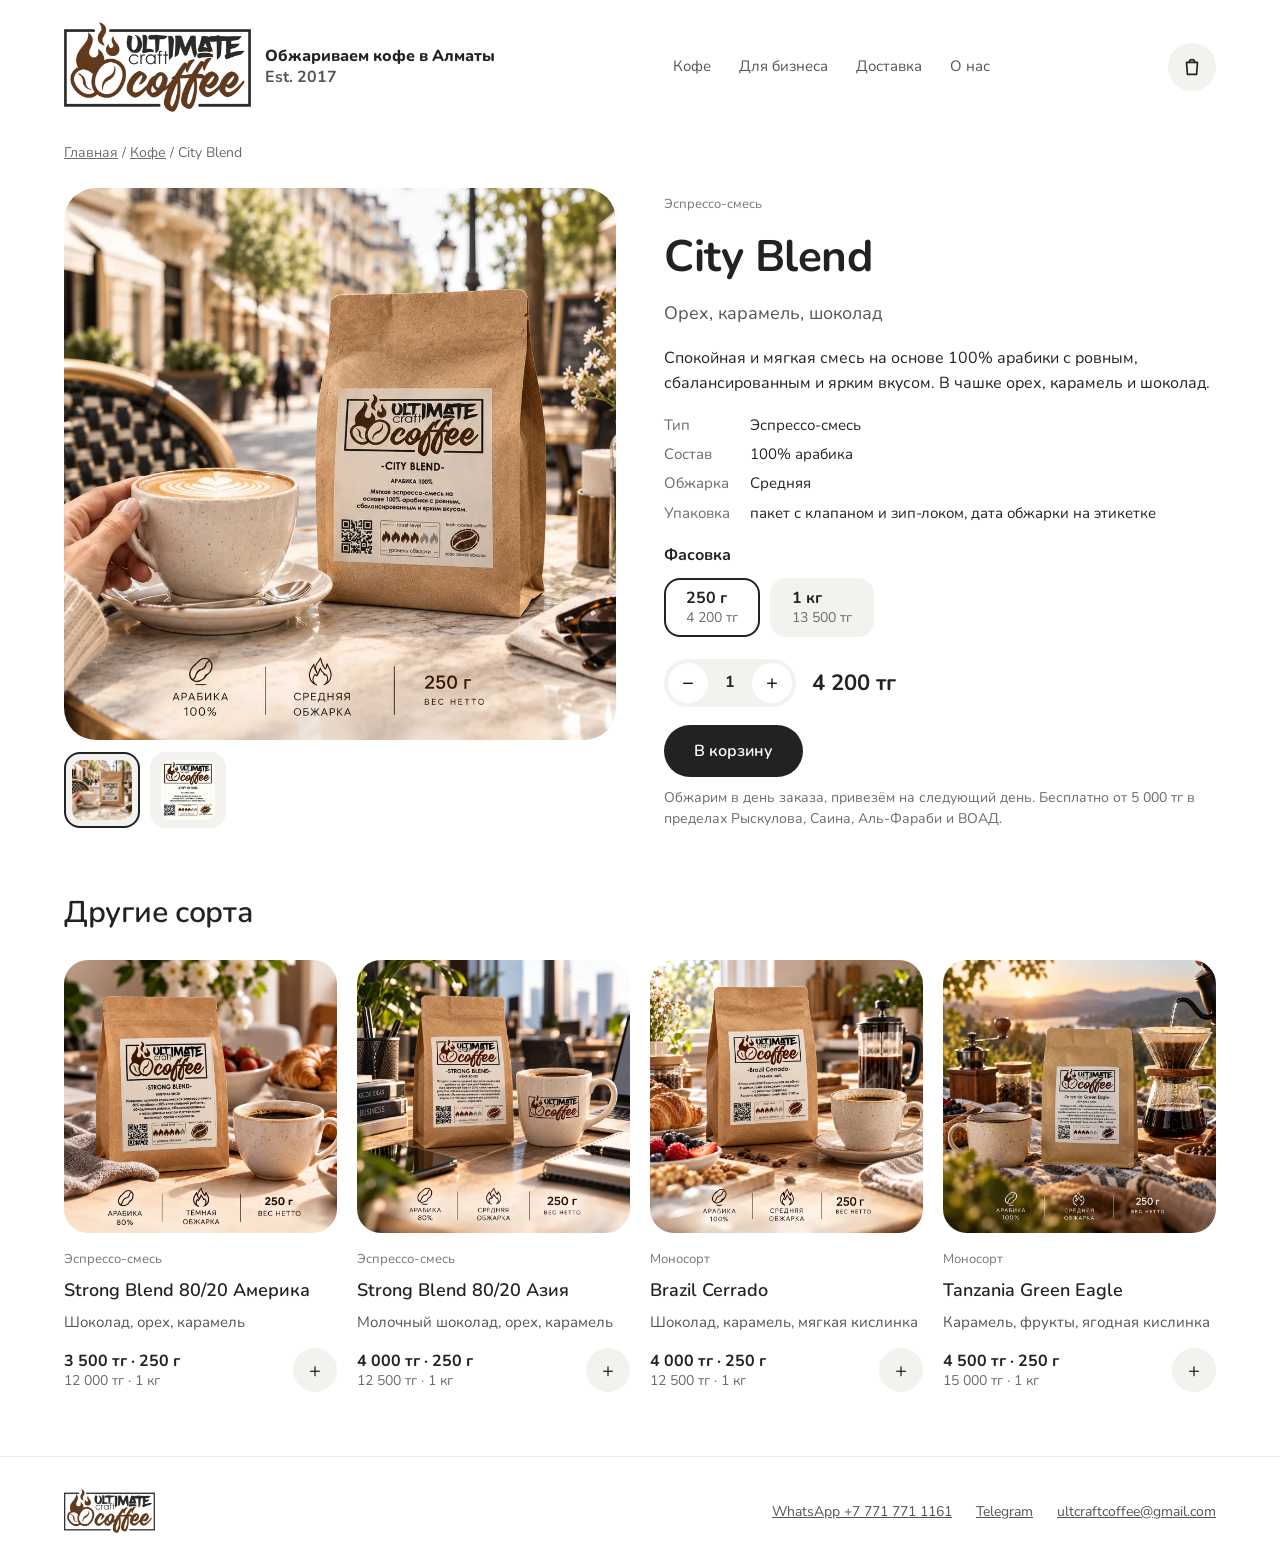
<file: coffee/city-blend/index.html>
<!doctype html>
<html lang="ru">
<head>
<meta charset="utf-8">
<meta name="robots" content="noindex, nofollow">
<meta name="viewport" content="width=device-width, initial-scale=1">
<title>City Blend: купить свежеобжаренный кофе в Алматы | UCC</title>
<meta name="description" content="Эспрессо-смесь City Blend: орех, карамель, шоколад. Обжарим под ваш заказ и привезём по Алматы на следующий день. 250 г — 4 200 тг, 1 кг — 13 500 тг.">
<link rel="canonical" href="https://craftcoffee.kz/coffee/city-blend/">
<meta property="og:type" content="website">
<meta property="og:locale" content="ru_RU">
<meta property="og:site_name" content="Ultimate Craft Coffee">
<meta property="og:title" content="City Blend: купить свежеобжаренный кофе в Алматы | UCC">
<meta property="og:description" content="Эспрессо-смесь City Blend: орех, карамель, шоколад. Обжарим под ваш заказ и привезём по Алматы на следующий день. 250 г — 4 200 тг, 1 кг — 13 500 тг.">
<meta property="og:url" content="https://craftcoffee.kz/coffee/city-blend/">
<meta property="og:image" content="https://craftcoffee.kz/img/city-blend-250g.webp">
<link rel="icon" type="image/png" href="../../img/icon.png">
<link rel="preconnect" href="https://fonts.googleapis.com">
<link rel="preconnect" href="https://fonts.gstatic.com" crossorigin>
<link rel="stylesheet" href="https://fonts.googleapis.com/css2?family=Nunito:wght@400;600;700;800&amp;display=swap">
<link rel="stylesheet" href="../../css/style.css">
<script type="application/ld+json">{"@context": "https://schema.org", "@type": "Product", "name": "City Blend", "image": ["https://craftcoffee.kz/img/city-blend-250g.webp", "https://craftcoffee.kz/img/city-blend-1kg.webp", "https://craftcoffee.kz/img/city-blend-label.webp", "https://craftcoffee.kz/img/city-blend-250g-photo.webp", "https://craftcoffee.kz/img/city-blend-1kg-photo.webp"], "description": "Спокойная и мягкая смесь на основе 100% арабики с ровным, сбалансированным и ярким вкусом. В чашке орех, карамель и шоколад.", "brand": {"@type": "Brand", "name": "Ultimate Craft Coffee"}, "offers": [{"@type": "Offer", "name": "250 г", "price": "4200", "priceCurrency": "KZT", "availability": "https://schema.org/InStock", "url": "https://craftcoffee.kz/coffee/city-blend/"}, {"@type": "Offer", "name": "1 кг", "price": "13500", "priceCurrency": "KZT", "availability": "https://schema.org/InStock", "url": "https://craftcoffee.kz/coffee/city-blend/"}]}</script>
<!-- АНАЛИТИКА: сюда вставить коды Google Analytics 4 и Яндекс Метрики -->
</head>
<body>
<header class="site-header">
<div class="wrap">
<a class="brand" href="../../index.html">
<img src="../../img/logo.png" alt="Ultimate Craft Coffee" width="187" height="90">
<span class="brand-text"><strong>Обжариваем кофе в Алматы</strong><span>Est. 2017</span></span>
</a>
<nav class="nav" aria-label="Основное меню">
<a href="../../index.html#catalog">Кофе</a>
<a href="../../opt/index.html">Для бизнеса</a>
<a href="../../index.html#delivery">Доставка</a>
<a href="../../index.html#about">О нас</a>
</nav>
<button class="cart-btn" type="button" data-cart-open aria-label="Корзина"><svg aria-hidden="true" width="22" height="22" viewBox="0 0 24 24" fill="none" stroke="currentColor" stroke-width="1.8" stroke-linecap="round" stroke-linejoin="round"><path d="M6 7h12l-1 13H7L6 7z"/><path d="M9 7a3 3 0 0 1 6 0"/></svg><span class="badge" data-cart-count hidden>0</span></button>
</div>
</header>
<main>
<nav class="wrap crumbs" aria-label="Навигация"><a href="../../index.html">Главная</a> / <a href="../../index.html#catalog">Кофе</a> / City Blend</nav>
<section class="wrap product">
<div class="gallery">
<div class="product-media"><img id="photo" class="is-photo" src="../../img/city-blend-250g-photo.webp" alt="City Blend, пакет 250 г" width="1000" height="1000"></div>
<div class="thumbs" role="group" aria-label="Фото">
<button type="button" class="thumb" data-thumb="bag" aria-pressed="true" aria-label="Фото пакета"><img src="../../img/city-blend-250g-photo.webp" alt="" width="90" height="90"></button>
<button type="button" class="thumb" data-thumb="label" data-img="../../img/city-blend-label.webp" data-kind="label" aria-pressed="false" aria-label="Этикетка"><img src="../../img/city-blend-label.webp" alt="" width="80" height="90" loading="lazy"></button>
</div>
</div>
<div class="product-info">
<p class="card-type">Эспрессо-смесь</p>
<h1>City Blend</h1>
<p class="muted" style="font-size:18px">Орех, карамель, шоколад</p>
<p>Спокойная и мягкая смесь на основе 100% арабики с ровным, сбалансированным и ярким вкусом. В чашке орех, карамель и шоколад.</p>
<dl class="facts"><dt>Тип</dt><dd>Эспрессо-смесь</dd><dt>Состав</dt><dd>100% арабика</dd><dt>Обжарка</dt><dd>Средняя</dd><dt>Упаковка</dt><dd>пакет с клапаном и зип-локом, дата обжарки на этикетке</dd></dl>
<form class="order" data-slug="city-blend" data-name="City Blend">
<fieldset class="choice">
<legend>Фасовка</legend>
<div class="options">
<label class="opt"><input type="radio" name="w" value="250 г" data-price="4200" data-img="../../img/city-blend-250g-photo.webp" data-kind="photo" data-cart="../../img/city-blend-250g.webp" checked><span><b>250 г</b><small>4 200 тг</small></span></label>
<label class="opt"><input type="radio" name="w" value="1 кг" data-price="13500" data-img="../../img/city-blend-1kg-photo.webp" data-kind="photo" data-cart="../../img/city-blend-1kg.webp"><span><b>1 кг</b><small>13 500 тг</small></span></label>
</div>
</fieldset>
<div class="buy" style="margin-top:22px">
<div class="qty" aria-label="Количество"><button type="button" data-d="-1" aria-label="Меньше">−</button><output>1</output><button type="button" data-d="1" aria-label="Больше">+</button></div>
<span class="total"></span>
</div>
<button class="btn" type="submit" style="margin-top:18px">В корзину</button>
<p class="small" style="margin-top:10px">Обжарим в день заказа, привезём на следующий день. Бесплатно от 5 000 тг в пределах Рыскулова, Саина, Аль-Фараби и ВОАД.</p>
</form>
</div>
</section>
<section class="wrap catalog" style="padding-top:0">
<h2 class="h2">Другие сорта</h2>
<div class="cards">
<div class="card" data-group="espresso">
<a class="card-link" href="../../coffee/strong-blend-america/index.html">
<div class="card-img"><img class="is-photo" src="../../img/strong-blend-america-250g-photo.webp" alt="Strong Blend 80/20 Америка, пакет 250 г" loading="lazy" width="1000" height="1000"></div>
<p class="card-type">Эспрессо-смесь</p>
<h3 class="card-name">Strong Blend 80/20 Америка</h3>
<p class="card-notes">Шоколад, орех, карамель</p>
</a>
<div class="card-price"><span class="p"><b>3 500 тг · 250 г</b><small>12 000 тг · 1 кг</small></span><button class="plus" type="button" data-add data-slug="strong-blend-america" data-name="Strong Blend 80/20 Америка" data-w="250 г" data-price="3500" data-img="../../img/strong-blend-america-250g.webp" aria-label="Добавить Strong Blend 80/20 Америка, 250 г, в корзину">+</button></div>
</div>
<div class="card" data-group="espresso">
<a class="card-link" href="../../coffee/strong-blend-asia/index.html">
<div class="card-img"><img class="is-photo" src="../../img/strong-blend-asia-250g-photo.webp" alt="Strong Blend 80/20 Азия, пакет 250 г" loading="lazy" width="1000" height="1000"></div>
<p class="card-type">Эспрессо-смесь</p>
<h3 class="card-name">Strong Blend 80/20 Азия</h3>
<p class="card-notes">Молочный шоколад, орех, карамель</p>
</a>
<div class="card-price"><span class="p"><b>4 000 тг · 250 г</b><small>12 500 тг · 1 кг</small></span><button class="plus" type="button" data-add data-slug="strong-blend-asia" data-name="Strong Blend 80/20 Азия" data-w="250 г" data-price="4000" data-img="../../img/strong-blend-asia-250g.webp" aria-label="Добавить Strong Blend 80/20 Азия, 250 г, в корзину">+</button></div>
</div>
<div class="card" data-group="mono">
<a class="card-link" href="../../coffee/brazil-cerrado/index.html">
<div class="card-img"><img class="is-photo" src="../../img/brazil-cerrado-250g-photo.webp" alt="Brazil Cerrado, пакет 250 г" loading="lazy" width="1000" height="1000"></div>
<p class="card-type">Моносорт</p>
<h3 class="card-name">Brazil Cerrado</h3>
<p class="card-notes">Шоколад, карамель, мягкая кислинка</p>
</a>
<div class="card-price"><span class="p"><b>4 000 тг · 250 г</b><small>12 500 тг · 1 кг</small></span><button class="plus" type="button" data-add data-slug="brazil-cerrado" data-name="Brazil Cerrado" data-w="250 г" data-price="4000" data-img="../../img/brazil-cerrado-250g.webp" aria-label="Добавить Brazil Cerrado, 250 г, в корзину">+</button></div>
</div>
<div class="card" data-group="mono">
<a class="card-link" href="../../coffee/tanzania-green-eagle/index.html">
<div class="card-img"><img class="is-photo" src="../../img/tanzania-green-eagle-250g-photo.webp" alt="Tanzania Green Eagle, пакет 250 г" loading="lazy" width="1000" height="1000"></div>
<p class="card-type">Моносорт</p>
<h3 class="card-name">Tanzania Green Eagle</h3>
<p class="card-notes">Карамель, фрукты, ягодная кислинка</p>
</a>
<div class="card-price"><span class="p"><b>4 500 тг · 250 г</b><small>15 000 тг · 1 кг</small></span><button class="plus" type="button" data-add data-slug="tanzania-green-eagle" data-name="Tanzania Green Eagle" data-w="250 г" data-price="4500" data-img="../../img/tanzania-green-eagle-250g.webp" aria-label="Добавить Tanzania Green Eagle, 250 г, в корзину">+</button></div>
</div>
</div>
</section>
</main>
<footer class="site-footer">
<div class="wrap">
<img src="../../img/logo.png" alt="Ultimate Craft Coffee" width="91" height="44" loading="lazy">
<div class="footer-links">
<a href="https://wa.me/77717711161">WhatsApp +7 771 771 1161</a>
<a href="https://t.me/ultimatecraftcoffee">Telegram</a>
<!-- Instagram: добавить ссылку, когда будет готов аккаунт -->
<a href="mailto:ultcraftcoffee@gmail.com">ultcraftcoffee@gmail.com</a>
</div>
</div>
</footer>
<div class="drawer" id="cart" hidden>
<div class="drawer-bg" data-cart-close></div>
<aside class="drawer-panel" role="dialog" aria-modal="true" aria-labelledby="cart-title">
<div class="drawer-head"><h2 class="h2" id="cart-title">Корзина</h2><button class="drawer-close" type="button" data-cart-close aria-label="Закрыть">×</button></div>
<div id="cart-done" hidden><p class="step-t" id="cart-done-title">Заказ принят</p><p class="muted" style="margin-top:8px">Мы свяжемся с вами по телефону, чтобы подтвердить заказ и время доставки.</p><button class="btn btn-ghost" type="button" style="margin-top:16px" data-cart-close>Хорошо</button></div>
<div id="cart-empty"><p class="muted">Пока пусто. Выберите кофе в каталоге.</p><a class="btn" style="margin-top:16px" href="../../index.html#catalog" data-cart-close>В каталог</a></div>
<div id="cart-full" hidden>
<ul class="ci-list" id="cart-list"></ul>
<div class="cart-sum"><span>Итого</span><b id="cart-total">0 тг</b></div>
<p class="small" id="cart-delivery"></p>
<form class="cart-form" id="cart-form" novalidate>
<label class="field"><span>Имя</span><input id="f-name" name="name" required autocomplete="name"></label>
<label class="field"><span>Телефон</span><input id="f-phone" name="phone" type="tel" required autocomplete="tel" placeholder="+7"></label>
<label class="field"><span>Адрес доставки</span><input id="f-address" name="address" required autocomplete="street-address" placeholder="Улица, дом, квартира"></label>
<label class="field"><span>Комментарий</span><textarea id="f-comment" name="comment" rows="2" placeholder="Удобное время, подъезд, срочная доставка"></textarea></label>
<label class="hp" aria-hidden="true">Сайт<input name="website" tabindex="-1" autocomplete="off"></label>
<button class="btn" type="submit" id="cart-submit">Оформить заказ</button>
<p class="small" id="cart-note" role="status"></p>
<p class="small">Обжарим в день заказа, привезём на следующий день. Оплата при получении. Вопросы — <a href="https://wa.me/77717711161">в WhatsApp</a>.</p>
<button class="linkbtn" type="button" id="cart-clear">Очистить корзину</button>
</form>
</div>
</aside>
</div>
<script src="../../js/cart.js"></script>
</body>
</html>
</file>
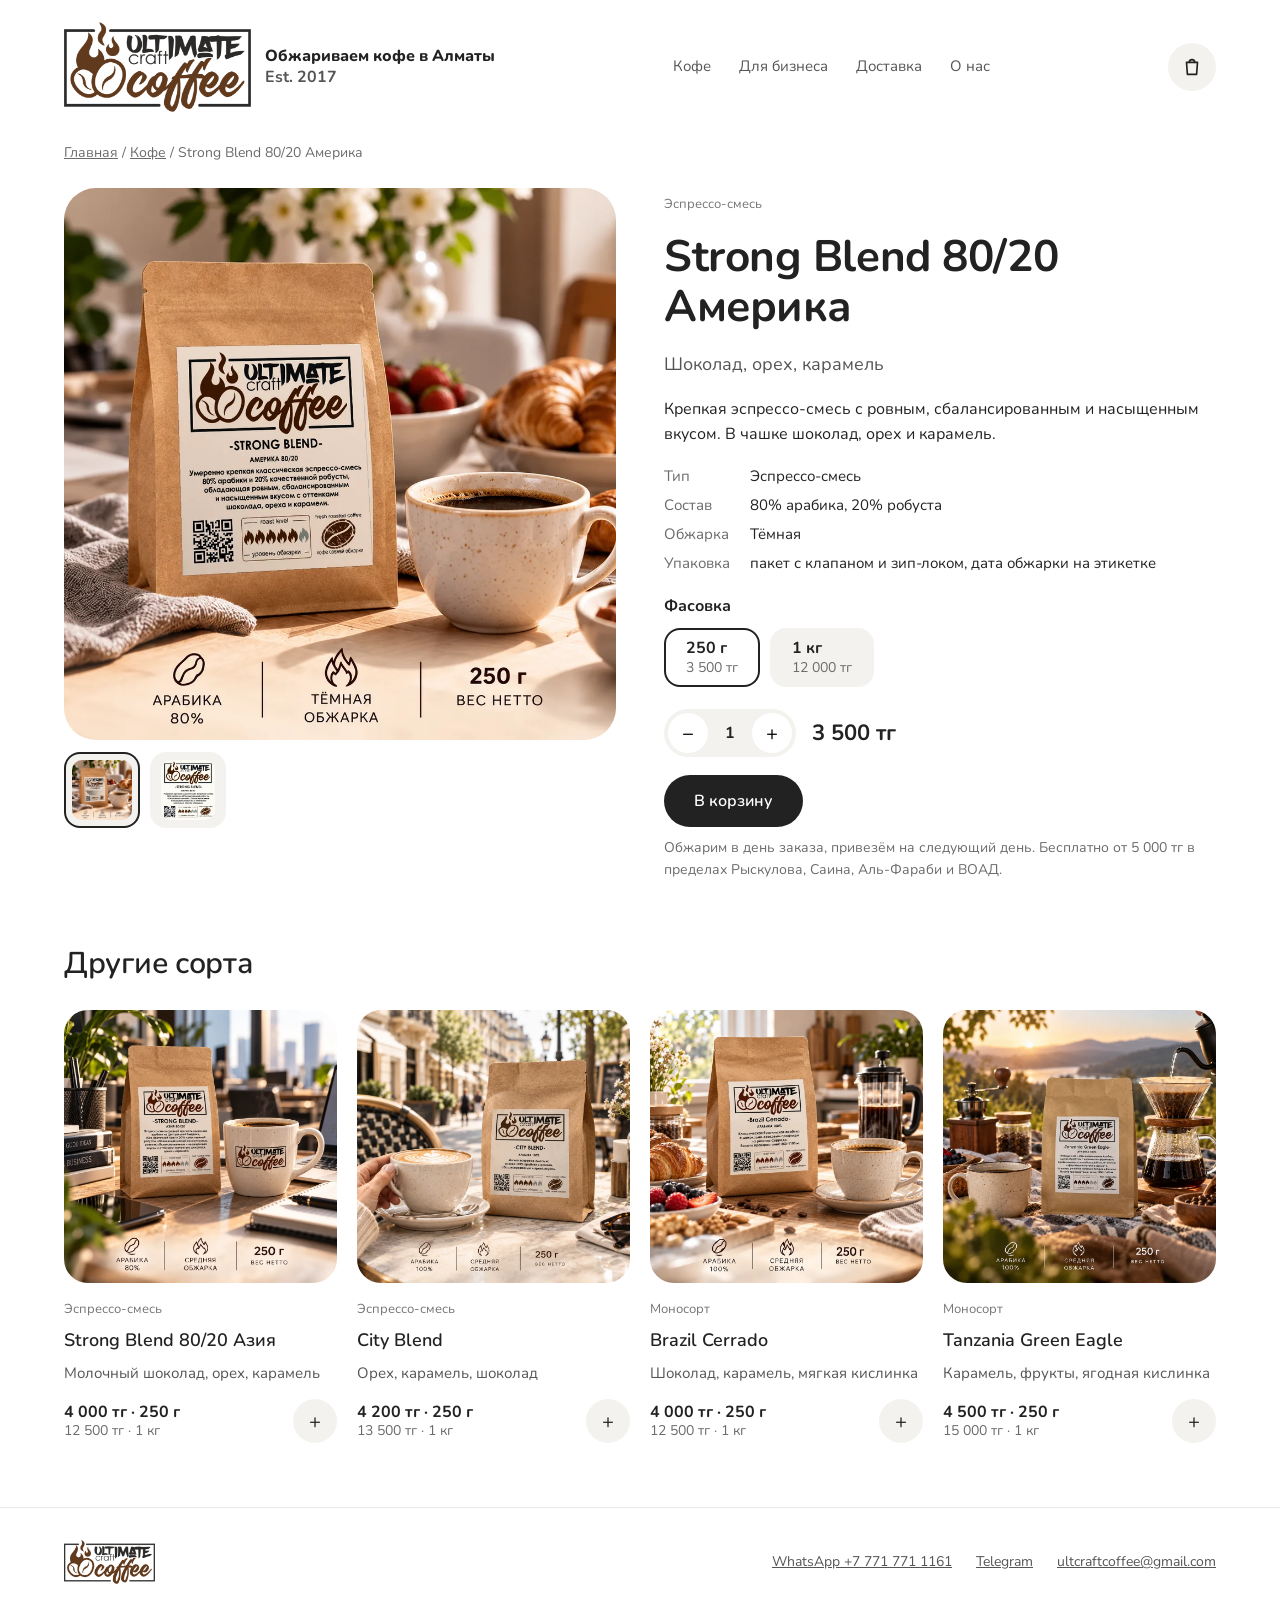
<file: coffee/strong-blend-america/index.html>
<!doctype html>
<html lang="ru">
<head>
<meta charset="utf-8">
<meta name="robots" content="noindex, nofollow">
<meta name="viewport" content="width=device-width, initial-scale=1">
<title>Strong Blend 80/20 Америка: купить свежеобжаренный кофе в Алматы | UCC</title>
<meta name="description" content="Эспрессо-смесь Strong Blend 80/20 Америка: шоколад, орех, карамель. Обжарим под ваш заказ и привезём по Алматы на следующий день. 250 г — 3 500 тг, 1 кг — 12 000 тг.">
<link rel="canonical" href="https://craftcoffee.kz/coffee/strong-blend-america/">
<meta property="og:type" content="website">
<meta property="og:locale" content="ru_RU">
<meta property="og:site_name" content="Ultimate Craft Coffee">
<meta property="og:title" content="Strong Blend 80/20 Америка: купить свежеобжаренный кофе в Алматы | UCC">
<meta property="og:description" content="Эспрессо-смесь Strong Blend 80/20 Америка: шоколад, орех, карамель. Обжарим под ваш заказ и привезём по Алматы на следующий день. 250 г — 3 500 тг, 1 кг — 12 000 тг.">
<meta property="og:url" content="https://craftcoffee.kz/coffee/strong-blend-america/">
<meta property="og:image" content="https://craftcoffee.kz/img/strong-blend-america-250g.webp">
<link rel="icon" type="image/png" href="../../img/icon.png">
<link rel="preconnect" href="https://fonts.googleapis.com">
<link rel="preconnect" href="https://fonts.gstatic.com" crossorigin>
<link rel="stylesheet" href="https://fonts.googleapis.com/css2?family=Nunito:wght@400;600;700;800&amp;display=swap">
<link rel="stylesheet" href="../../css/style.css">
<script type="application/ld+json">{"@context": "https://schema.org", "@type": "Product", "name": "Strong Blend 80/20 Америка", "image": ["https://craftcoffee.kz/img/strong-blend-america-250g.webp", "https://craftcoffee.kz/img/strong-blend-america-1kg.webp", "https://craftcoffee.kz/img/strong-blend-america-label.webp", "https://craftcoffee.kz/img/strong-blend-america-250g-photo.webp", "https://craftcoffee.kz/img/strong-blend-america-1kg-photo.webp"], "description": "Крепкая эспрессо-смесь с ровным, сбалансированным и насыщенным вкусом. В чашке шоколад, орех и карамель.", "brand": {"@type": "Brand", "name": "Ultimate Craft Coffee"}, "offers": [{"@type": "Offer", "name": "250 г", "price": "3500", "priceCurrency": "KZT", "availability": "https://schema.org/InStock", "url": "https://craftcoffee.kz/coffee/strong-blend-america/"}, {"@type": "Offer", "name": "1 кг", "price": "12000", "priceCurrency": "KZT", "availability": "https://schema.org/InStock", "url": "https://craftcoffee.kz/coffee/strong-blend-america/"}]}</script>
<!-- АНАЛИТИКА: сюда вставить коды Google Analytics 4 и Яндекс Метрики -->
</head>
<body>
<header class="site-header">
<div class="wrap">
<a class="brand" href="../../index.html">
<img src="../../img/logo.png" alt="Ultimate Craft Coffee" width="187" height="90">
<span class="brand-text"><strong>Обжариваем кофе в Алматы</strong><span>Est. 2017</span></span>
</a>
<nav class="nav" aria-label="Основное меню">
<a href="../../index.html#catalog">Кофе</a>
<a href="../../opt/index.html">Для бизнеса</a>
<a href="../../index.html#delivery">Доставка</a>
<a href="../../index.html#about">О нас</a>
</nav>
<button class="cart-btn" type="button" data-cart-open aria-label="Корзина"><svg aria-hidden="true" width="22" height="22" viewBox="0 0 24 24" fill="none" stroke="currentColor" stroke-width="1.8" stroke-linecap="round" stroke-linejoin="round"><path d="M6 7h12l-1 13H7L6 7z"/><path d="M9 7a3 3 0 0 1 6 0"/></svg><span class="badge" data-cart-count hidden>0</span></button>
</div>
</header>
<main>
<nav class="wrap crumbs" aria-label="Навигация"><a href="../../index.html">Главная</a> / <a href="../../index.html#catalog">Кофе</a> / Strong Blend 80/20 Америка</nav>
<section class="wrap product">
<div class="gallery">
<div class="product-media"><img id="photo" class="is-photo" src="../../img/strong-blend-america-250g-photo.webp" alt="Strong Blend 80/20 Америка, пакет 250 г" width="1000" height="1000"></div>
<div class="thumbs" role="group" aria-label="Фото">
<button type="button" class="thumb" data-thumb="bag" aria-pressed="true" aria-label="Фото пакета"><img src="../../img/strong-blend-america-250g-photo.webp" alt="" width="90" height="90"></button>
<button type="button" class="thumb" data-thumb="label" data-img="../../img/strong-blend-america-label.webp" data-kind="label" aria-pressed="false" aria-label="Этикетка"><img src="../../img/strong-blend-america-label.webp" alt="" width="80" height="90" loading="lazy"></button>
</div>
</div>
<div class="product-info">
<p class="card-type">Эспрессо-смесь</p>
<h1>Strong Blend 80/20 Америка</h1>
<p class="muted" style="font-size:18px">Шоколад, орех, карамель</p>
<p>Крепкая эспрессо-смесь с ровным, сбалансированным и насыщенным вкусом. В чашке шоколад, орех и карамель.</p>
<dl class="facts"><dt>Тип</dt><dd>Эспрессо-смесь</dd><dt>Состав</dt><dd>80% арабика, 20% робуста</dd><dt>Обжарка</dt><dd>Тёмная</dd><dt>Упаковка</dt><dd>пакет с клапаном и зип-локом, дата обжарки на этикетке</dd></dl>
<form class="order" data-slug="strong-blend-america" data-name="Strong Blend 80/20 Америка">
<fieldset class="choice">
<legend>Фасовка</legend>
<div class="options">
<label class="opt"><input type="radio" name="w" value="250 г" data-price="3500" data-img="../../img/strong-blend-america-250g-photo.webp" data-kind="photo" data-cart="../../img/strong-blend-america-250g.webp" checked><span><b>250 г</b><small>3 500 тг</small></span></label>
<label class="opt"><input type="radio" name="w" value="1 кг" data-price="12000" data-img="../../img/strong-blend-america-1kg-photo.webp" data-kind="photo" data-cart="../../img/strong-blend-america-1kg.webp"><span><b>1 кг</b><small>12 000 тг</small></span></label>
</div>
</fieldset>
<div class="buy" style="margin-top:22px">
<div class="qty" aria-label="Количество"><button type="button" data-d="-1" aria-label="Меньше">−</button><output>1</output><button type="button" data-d="1" aria-label="Больше">+</button></div>
<span class="total"></span>
</div>
<button class="btn" type="submit" style="margin-top:18px">В корзину</button>
<p class="small" style="margin-top:10px">Обжарим в день заказа, привезём на следующий день. Бесплатно от 5 000 тг в пределах Рыскулова, Саина, Аль-Фараби и ВОАД.</p>
</form>
</div>
</section>
<section class="wrap catalog" style="padding-top:0">
<h2 class="h2">Другие сорта</h2>
<div class="cards">
<div class="card" data-group="espresso">
<a class="card-link" href="../../coffee/strong-blend-asia/index.html">
<div class="card-img"><img class="is-photo" src="../../img/strong-blend-asia-250g-photo.webp" alt="Strong Blend 80/20 Азия, пакет 250 г" loading="lazy" width="1000" height="1000"></div>
<p class="card-type">Эспрессо-смесь</p>
<h3 class="card-name">Strong Blend 80/20 Азия</h3>
<p class="card-notes">Молочный шоколад, орех, карамель</p>
</a>
<div class="card-price"><span class="p"><b>4 000 тг · 250 г</b><small>12 500 тг · 1 кг</small></span><button class="plus" type="button" data-add data-slug="strong-blend-asia" data-name="Strong Blend 80/20 Азия" data-w="250 г" data-price="4000" data-img="../../img/strong-blend-asia-250g.webp" aria-label="Добавить Strong Blend 80/20 Азия, 250 г, в корзину">+</button></div>
</div>
<div class="card" data-group="espresso">
<a class="card-link" href="../../coffee/city-blend/index.html">
<div class="card-img"><img class="is-photo" src="../../img/city-blend-250g-photo.webp" alt="City Blend, пакет 250 г" loading="lazy" width="1000" height="1000"></div>
<p class="card-type">Эспрессо-смесь</p>
<h3 class="card-name">City Blend</h3>
<p class="card-notes">Орех, карамель, шоколад</p>
</a>
<div class="card-price"><span class="p"><b>4 200 тг · 250 г</b><small>13 500 тг · 1 кг</small></span><button class="plus" type="button" data-add data-slug="city-blend" data-name="City Blend" data-w="250 г" data-price="4200" data-img="../../img/city-blend-250g.webp" aria-label="Добавить City Blend, 250 г, в корзину">+</button></div>
</div>
<div class="card" data-group="mono">
<a class="card-link" href="../../coffee/brazil-cerrado/index.html">
<div class="card-img"><img class="is-photo" src="../../img/brazil-cerrado-250g-photo.webp" alt="Brazil Cerrado, пакет 250 г" loading="lazy" width="1000" height="1000"></div>
<p class="card-type">Моносорт</p>
<h3 class="card-name">Brazil Cerrado</h3>
<p class="card-notes">Шоколад, карамель, мягкая кислинка</p>
</a>
<div class="card-price"><span class="p"><b>4 000 тг · 250 г</b><small>12 500 тг · 1 кг</small></span><button class="plus" type="button" data-add data-slug="brazil-cerrado" data-name="Brazil Cerrado" data-w="250 г" data-price="4000" data-img="../../img/brazil-cerrado-250g.webp" aria-label="Добавить Brazil Cerrado, 250 г, в корзину">+</button></div>
</div>
<div class="card" data-group="mono">
<a class="card-link" href="../../coffee/tanzania-green-eagle/index.html">
<div class="card-img"><img class="is-photo" src="../../img/tanzania-green-eagle-250g-photo.webp" alt="Tanzania Green Eagle, пакет 250 г" loading="lazy" width="1000" height="1000"></div>
<p class="card-type">Моносорт</p>
<h3 class="card-name">Tanzania Green Eagle</h3>
<p class="card-notes">Карамель, фрукты, ягодная кислинка</p>
</a>
<div class="card-price"><span class="p"><b>4 500 тг · 250 г</b><small>15 000 тг · 1 кг</small></span><button class="plus" type="button" data-add data-slug="tanzania-green-eagle" data-name="Tanzania Green Eagle" data-w="250 г" data-price="4500" data-img="../../img/tanzania-green-eagle-250g.webp" aria-label="Добавить Tanzania Green Eagle, 250 г, в корзину">+</button></div>
</div>
</div>
</section>
</main>
<footer class="site-footer">
<div class="wrap">
<img src="../../img/logo.png" alt="Ultimate Craft Coffee" width="91" height="44" loading="lazy">
<div class="footer-links">
<a href="https://wa.me/77717711161">WhatsApp +7 771 771 1161</a>
<a href="https://t.me/ultimatecraftcoffee">Telegram</a>
<!-- Instagram: добавить ссылку, когда будет готов аккаунт -->
<a href="mailto:ultcraftcoffee@gmail.com">ultcraftcoffee@gmail.com</a>
</div>
</div>
</footer>
<div class="drawer" id="cart" hidden>
<div class="drawer-bg" data-cart-close></div>
<aside class="drawer-panel" role="dialog" aria-modal="true" aria-labelledby="cart-title">
<div class="drawer-head"><h2 class="h2" id="cart-title">Корзина</h2><button class="drawer-close" type="button" data-cart-close aria-label="Закрыть">×</button></div>
<div id="cart-done" hidden><p class="step-t" id="cart-done-title">Заказ принят</p><p class="muted" style="margin-top:8px">Мы свяжемся с вами по телефону, чтобы подтвердить заказ и время доставки.</p><button class="btn btn-ghost" type="button" style="margin-top:16px" data-cart-close>Хорошо</button></div>
<div id="cart-empty"><p class="muted">Пока пусто. Выберите кофе в каталоге.</p><a class="btn" style="margin-top:16px" href="../../index.html#catalog" data-cart-close>В каталог</a></div>
<div id="cart-full" hidden>
<ul class="ci-list" id="cart-list"></ul>
<div class="cart-sum"><span>Итого</span><b id="cart-total">0 тг</b></div>
<p class="small" id="cart-delivery"></p>
<form class="cart-form" id="cart-form" novalidate>
<label class="field"><span>Имя</span><input id="f-name" name="name" required autocomplete="name"></label>
<label class="field"><span>Телефон</span><input id="f-phone" name="phone" type="tel" required autocomplete="tel" placeholder="+7"></label>
<label class="field"><span>Адрес доставки</span><input id="f-address" name="address" required autocomplete="street-address" placeholder="Улица, дом, квартира"></label>
<label class="field"><span>Комментарий</span><textarea id="f-comment" name="comment" rows="2" placeholder="Удобное время, подъезд, срочная доставка"></textarea></label>
<label class="hp" aria-hidden="true">Сайт<input name="website" tabindex="-1" autocomplete="off"></label>
<button class="btn" type="submit" id="cart-submit">Оформить заказ</button>
<p class="small" id="cart-note" role="status"></p>
<p class="small">Обжарим в день заказа, привезём на следующий день. Оплата при получении. Вопросы — <a href="https://wa.me/77717711161">в WhatsApp</a>.</p>
<button class="linkbtn" type="button" id="cart-clear">Очистить корзину</button>
</form>
</div>
</aside>
</div>
<script src="../../js/cart.js"></script>
</body>
</html>
</file>
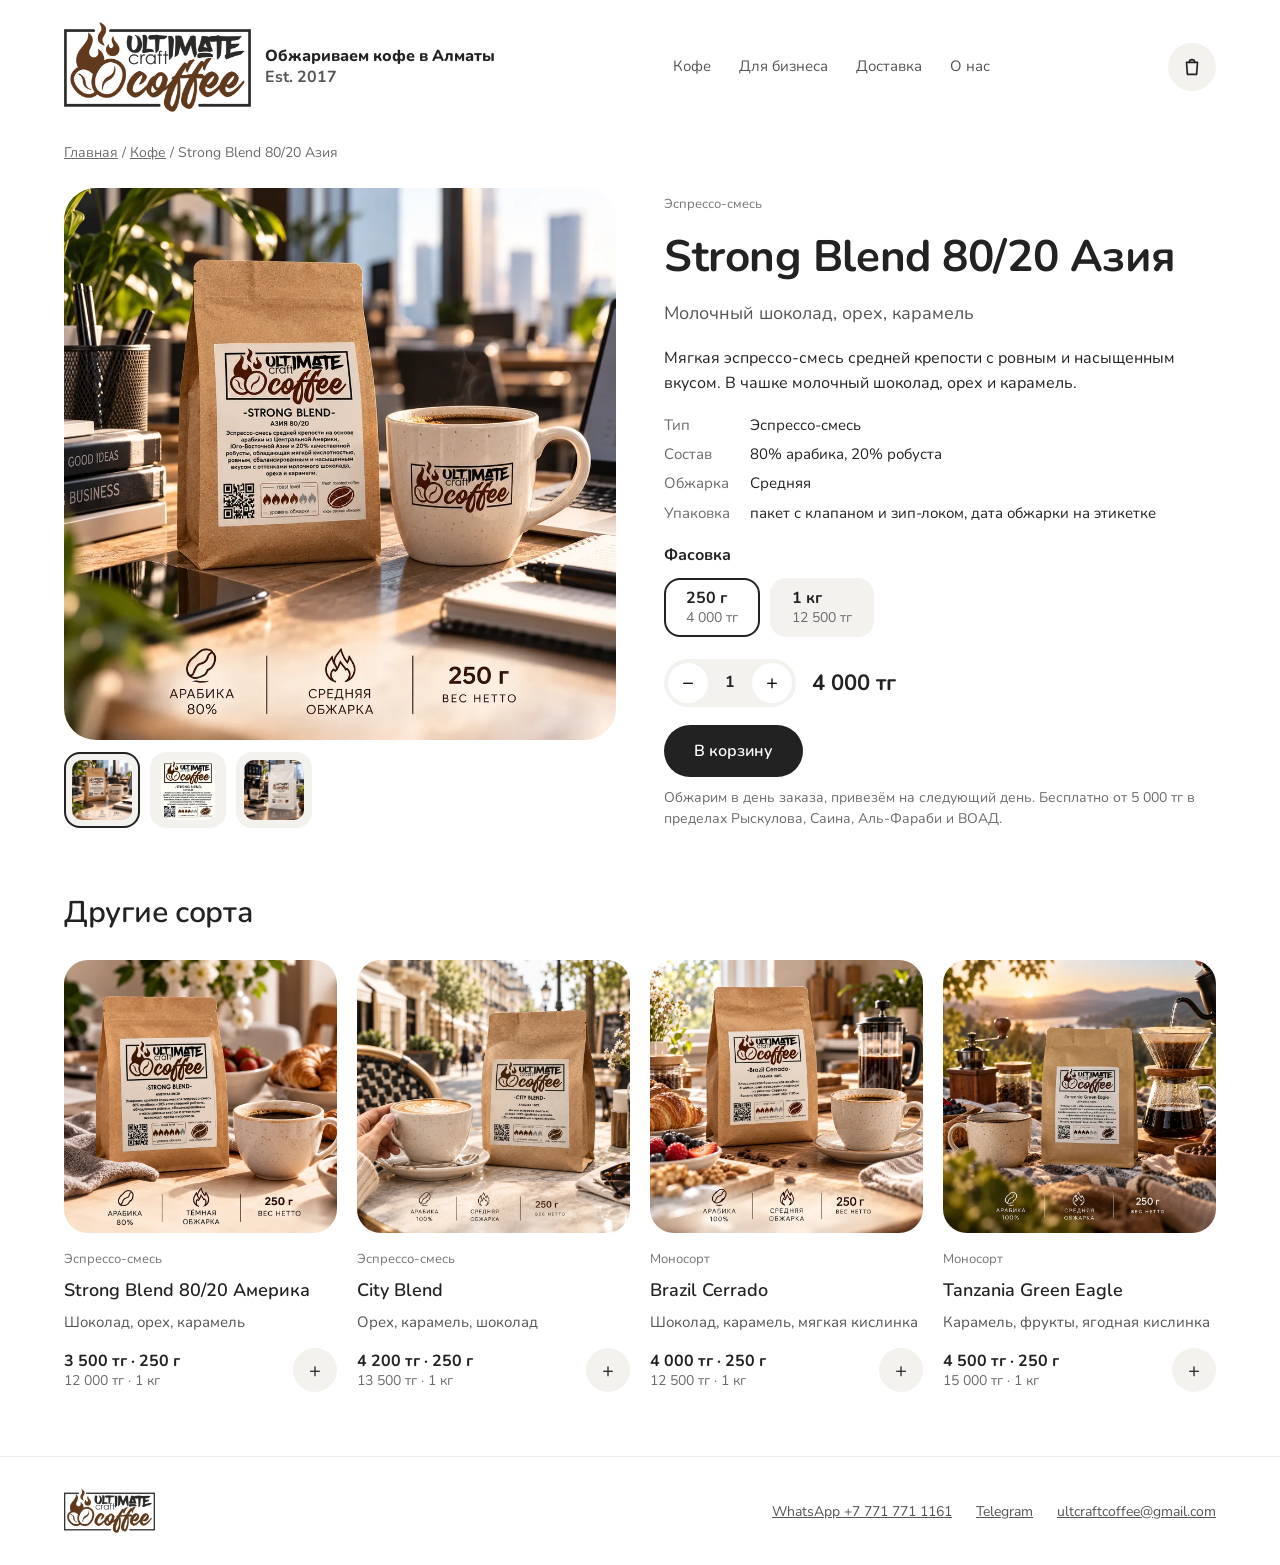
<file: coffee/strong-blend-asia/index.html>
<!doctype html>
<html lang="ru">
<head>
<meta charset="utf-8">
<meta name="robots" content="noindex, nofollow">
<meta name="viewport" content="width=device-width, initial-scale=1">
<title>Strong Blend 80/20 Азия: купить свежеобжаренный кофе в Алматы | UCC</title>
<meta name="description" content="Эспрессо-смесь Strong Blend 80/20 Азия: молочный шоколад, орех, карамель. Обжарим под ваш заказ и привезём по Алматы на следующий день. 250 г — 4 000 тг, 1 кг — 12 500 тг.">
<link rel="canonical" href="https://craftcoffee.kz/coffee/strong-blend-asia/">
<meta property="og:type" content="website">
<meta property="og:locale" content="ru_RU">
<meta property="og:site_name" content="Ultimate Craft Coffee">
<meta property="og:title" content="Strong Blend 80/20 Азия: купить свежеобжаренный кофе в Алматы | UCC">
<meta property="og:description" content="Эспрессо-смесь Strong Blend 80/20 Азия: молочный шоколад, орех, карамель. Обжарим под ваш заказ и привезём по Алматы на следующий день. 250 г — 4 000 тг, 1 кг — 12 500 тг.">
<meta property="og:url" content="https://craftcoffee.kz/coffee/strong-blend-asia/">
<meta property="og:image" content="https://craftcoffee.kz/img/strong-blend-asia-250g.webp">
<link rel="icon" type="image/png" href="../../img/icon.png">
<link rel="preconnect" href="https://fonts.googleapis.com">
<link rel="preconnect" href="https://fonts.gstatic.com" crossorigin>
<link rel="stylesheet" href="https://fonts.googleapis.com/css2?family=Nunito:wght@400;600;700;800&amp;display=swap">
<link rel="stylesheet" href="../../css/style.css">
<script type="application/ld+json">{"@context": "https://schema.org", "@type": "Product", "name": "Strong Blend 80/20 Азия", "image": ["https://craftcoffee.kz/img/strong-blend-asia-250g.webp", "https://craftcoffee.kz/img/strong-blend-asia-1kg.webp", "https://craftcoffee.kz/img/strong-blend-asia-label.webp", "https://craftcoffee.kz/img/strong-blend-asia-250g-photo.webp", "https://craftcoffee.kz/img/strong-blend-asia-1kg-photo.webp"], "description": "Мягкая эспрессо-смесь средней крепости с ровным и насыщенным вкусом. В чашке молочный шоколад, орех и карамель.", "brand": {"@type": "Brand", "name": "Ultimate Craft Coffee"}, "offers": [{"@type": "Offer", "name": "250 г", "price": "4000", "priceCurrency": "KZT", "availability": "https://schema.org/InStock", "url": "https://craftcoffee.kz/coffee/strong-blend-asia/"}, {"@type": "Offer", "name": "1 кг", "price": "12500", "priceCurrency": "KZT", "availability": "https://schema.org/InStock", "url": "https://craftcoffee.kz/coffee/strong-blend-asia/"}]}</script>
<!-- АНАЛИТИКА: сюда вставить коды Google Analytics 4 и Яндекс Метрики -->
</head>
<body>
<header class="site-header">
<div class="wrap">
<a class="brand" href="../../index.html">
<img src="../../img/logo.png" alt="Ultimate Craft Coffee" width="187" height="90">
<span class="brand-text"><strong>Обжариваем кофе в Алматы</strong><span>Est. 2017</span></span>
</a>
<nav class="nav" aria-label="Основное меню">
<a href="../../index.html#catalog">Кофе</a>
<a href="../../opt/index.html">Для бизнеса</a>
<a href="../../index.html#delivery">Доставка</a>
<a href="../../index.html#about">О нас</a>
</nav>
<button class="cart-btn" type="button" data-cart-open aria-label="Корзина"><svg aria-hidden="true" width="22" height="22" viewBox="0 0 24 24" fill="none" stroke="currentColor" stroke-width="1.8" stroke-linecap="round" stroke-linejoin="round"><path d="M6 7h12l-1 13H7L6 7z"/><path d="M9 7a3 3 0 0 1 6 0"/></svg><span class="badge" data-cart-count hidden>0</span></button>
</div>
</header>
<main>
<nav class="wrap crumbs" aria-label="Навигация"><a href="../../index.html">Главная</a> / <a href="../../index.html#catalog">Кофе</a> / Strong Blend 80/20 Азия</nav>
<section class="wrap product">
<div class="gallery">
<div class="product-media"><img id="photo" class="is-photo" src="../../img/strong-blend-asia-250g-photo.webp" alt="Strong Blend 80/20 Азия, пакет 250 г" width="1000" height="1000"></div>
<div class="thumbs" role="group" aria-label="Фото">
<button type="button" class="thumb" data-thumb="bag" aria-pressed="true" aria-label="Фото пакета"><img src="../../img/strong-blend-asia-250g-photo.webp" alt="" width="90" height="90"></button>
<button type="button" class="thumb" data-thumb="label" data-img="../../img/strong-blend-asia-label.webp" data-kind="label" aria-pressed="false" aria-label="Этикетка"><img src="../../img/strong-blend-asia-label.webp" alt="" width="80" height="90" loading="lazy"></button>
<button type="button" class="thumb" data-thumb="x0" data-img="../../img/strong-blend-asia-1kg-2-photo.webp" data-kind="photo" aria-pressed="false" aria-label="Ещё фото"><img src="../../img/strong-blend-asia-1kg-2-photo.webp" alt="" width="90" height="90" loading="lazy"></button>
</div>
</div>
<div class="product-info">
<p class="card-type">Эспрессо-смесь</p>
<h1>Strong Blend 80/20 Азия</h1>
<p class="muted" style="font-size:18px">Молочный шоколад, орех, карамель</p>
<p>Мягкая эспрессо-смесь средней крепости с ровным и насыщенным вкусом. В чашке молочный шоколад, орех и карамель.</p>
<dl class="facts"><dt>Тип</dt><dd>Эспрессо-смесь</dd><dt>Состав</dt><dd>80% арабика, 20% робуста</dd><dt>Обжарка</dt><dd>Средняя</dd><dt>Упаковка</dt><dd>пакет с клапаном и зип-локом, дата обжарки на этикетке</dd></dl>
<form class="order" data-slug="strong-blend-asia" data-name="Strong Blend 80/20 Азия">
<fieldset class="choice">
<legend>Фасовка</legend>
<div class="options">
<label class="opt"><input type="radio" name="w" value="250 г" data-price="4000" data-img="../../img/strong-blend-asia-250g-photo.webp" data-kind="photo" data-cart="../../img/strong-blend-asia-250g.webp" checked><span><b>250 г</b><small>4 000 тг</small></span></label>
<label class="opt"><input type="radio" name="w" value="1 кг" data-price="12500" data-img="../../img/strong-blend-asia-1kg-photo.webp" data-kind="photo" data-cart="../../img/strong-blend-asia-1kg.webp"><span><b>1 кг</b><small>12 500 тг</small></span></label>
</div>
</fieldset>
<div class="buy" style="margin-top:22px">
<div class="qty" aria-label="Количество"><button type="button" data-d="-1" aria-label="Меньше">−</button><output>1</output><button type="button" data-d="1" aria-label="Больше">+</button></div>
<span class="total"></span>
</div>
<button class="btn" type="submit" style="margin-top:18px">В корзину</button>
<p class="small" style="margin-top:10px">Обжарим в день заказа, привезём на следующий день. Бесплатно от 5 000 тг в пределах Рыскулова, Саина, Аль-Фараби и ВОАД.</p>
</form>
</div>
</section>
<section class="wrap catalog" style="padding-top:0">
<h2 class="h2">Другие сорта</h2>
<div class="cards">
<div class="card" data-group="espresso">
<a class="card-link" href="../../coffee/strong-blend-america/index.html">
<div class="card-img"><img class="is-photo" src="../../img/strong-blend-america-250g-photo.webp" alt="Strong Blend 80/20 Америка, пакет 250 г" loading="lazy" width="1000" height="1000"></div>
<p class="card-type">Эспрессо-смесь</p>
<h3 class="card-name">Strong Blend 80/20 Америка</h3>
<p class="card-notes">Шоколад, орех, карамель</p>
</a>
<div class="card-price"><span class="p"><b>3 500 тг · 250 г</b><small>12 000 тг · 1 кг</small></span><button class="plus" type="button" data-add data-slug="strong-blend-america" data-name="Strong Blend 80/20 Америка" data-w="250 г" data-price="3500" data-img="../../img/strong-blend-america-250g.webp" aria-label="Добавить Strong Blend 80/20 Америка, 250 г, в корзину">+</button></div>
</div>
<div class="card" data-group="espresso">
<a class="card-link" href="../../coffee/city-blend/index.html">
<div class="card-img"><img class="is-photo" src="../../img/city-blend-250g-photo.webp" alt="City Blend, пакет 250 г" loading="lazy" width="1000" height="1000"></div>
<p class="card-type">Эспрессо-смесь</p>
<h3 class="card-name">City Blend</h3>
<p class="card-notes">Орех, карамель, шоколад</p>
</a>
<div class="card-price"><span class="p"><b>4 200 тг · 250 г</b><small>13 500 тг · 1 кг</small></span><button class="plus" type="button" data-add data-slug="city-blend" data-name="City Blend" data-w="250 г" data-price="4200" data-img="../../img/city-blend-250g.webp" aria-label="Добавить City Blend, 250 г, в корзину">+</button></div>
</div>
<div class="card" data-group="mono">
<a class="card-link" href="../../coffee/brazil-cerrado/index.html">
<div class="card-img"><img class="is-photo" src="../../img/brazil-cerrado-250g-photo.webp" alt="Brazil Cerrado, пакет 250 г" loading="lazy" width="1000" height="1000"></div>
<p class="card-type">Моносорт</p>
<h3 class="card-name">Brazil Cerrado</h3>
<p class="card-notes">Шоколад, карамель, мягкая кислинка</p>
</a>
<div class="card-price"><span class="p"><b>4 000 тг · 250 г</b><small>12 500 тг · 1 кг</small></span><button class="plus" type="button" data-add data-slug="brazil-cerrado" data-name="Brazil Cerrado" data-w="250 г" data-price="4000" data-img="../../img/brazil-cerrado-250g.webp" aria-label="Добавить Brazil Cerrado, 250 г, в корзину">+</button></div>
</div>
<div class="card" data-group="mono">
<a class="card-link" href="../../coffee/tanzania-green-eagle/index.html">
<div class="card-img"><img class="is-photo" src="../../img/tanzania-green-eagle-250g-photo.webp" alt="Tanzania Green Eagle, пакет 250 г" loading="lazy" width="1000" height="1000"></div>
<p class="card-type">Моносорт</p>
<h3 class="card-name">Tanzania Green Eagle</h3>
<p class="card-notes">Карамель, фрукты, ягодная кислинка</p>
</a>
<div class="card-price"><span class="p"><b>4 500 тг · 250 г</b><small>15 000 тг · 1 кг</small></span><button class="plus" type="button" data-add data-slug="tanzania-green-eagle" data-name="Tanzania Green Eagle" data-w="250 г" data-price="4500" data-img="../../img/tanzania-green-eagle-250g.webp" aria-label="Добавить Tanzania Green Eagle, 250 г, в корзину">+</button></div>
</div>
</div>
</section>
</main>
<footer class="site-footer">
<div class="wrap">
<img src="../../img/logo.png" alt="Ultimate Craft Coffee" width="91" height="44" loading="lazy">
<div class="footer-links">
<a href="https://wa.me/77717711161">WhatsApp +7 771 771 1161</a>
<a href="https://t.me/ultimatecraftcoffee">Telegram</a>
<!-- Instagram: добавить ссылку, когда будет готов аккаунт -->
<a href="mailto:ultcraftcoffee@gmail.com">ultcraftcoffee@gmail.com</a>
</div>
</div>
</footer>
<div class="drawer" id="cart" hidden>
<div class="drawer-bg" data-cart-close></div>
<aside class="drawer-panel" role="dialog" aria-modal="true" aria-labelledby="cart-title">
<div class="drawer-head"><h2 class="h2" id="cart-title">Корзина</h2><button class="drawer-close" type="button" data-cart-close aria-label="Закрыть">×</button></div>
<div id="cart-done" hidden><p class="step-t" id="cart-done-title">Заказ принят</p><p class="muted" style="margin-top:8px">Мы свяжемся с вами по телефону, чтобы подтвердить заказ и время доставки.</p><button class="btn btn-ghost" type="button" style="margin-top:16px" data-cart-close>Хорошо</button></div>
<div id="cart-empty"><p class="muted">Пока пусто. Выберите кофе в каталоге.</p><a class="btn" style="margin-top:16px" href="../../index.html#catalog" data-cart-close>В каталог</a></div>
<div id="cart-full" hidden>
<ul class="ci-list" id="cart-list"></ul>
<div class="cart-sum"><span>Итого</span><b id="cart-total">0 тг</b></div>
<p class="small" id="cart-delivery"></p>
<form class="cart-form" id="cart-form" novalidate>
<label class="field"><span>Имя</span><input id="f-name" name="name" required autocomplete="name"></label>
<label class="field"><span>Телефон</span><input id="f-phone" name="phone" type="tel" required autocomplete="tel" placeholder="+7"></label>
<label class="field"><span>Адрес доставки</span><input id="f-address" name="address" required autocomplete="street-address" placeholder="Улица, дом, квартира"></label>
<label class="field"><span>Комментарий</span><textarea id="f-comment" name="comment" rows="2" placeholder="Удобное время, подъезд, срочная доставка"></textarea></label>
<label class="hp" aria-hidden="true">Сайт<input name="website" tabindex="-1" autocomplete="off"></label>
<button class="btn" type="submit" id="cart-submit">Оформить заказ</button>
<p class="small" id="cart-note" role="status"></p>
<p class="small">Обжарим в день заказа, привезём на следующий день. Оплата при получении. Вопросы — <a href="https://wa.me/77717711161">в WhatsApp</a>.</p>
<button class="linkbtn" type="button" id="cart-clear">Очистить корзину</button>
</form>
</div>
</aside>
</div>
<script src="../../js/cart.js"></script>
</body>
</html>
</file>
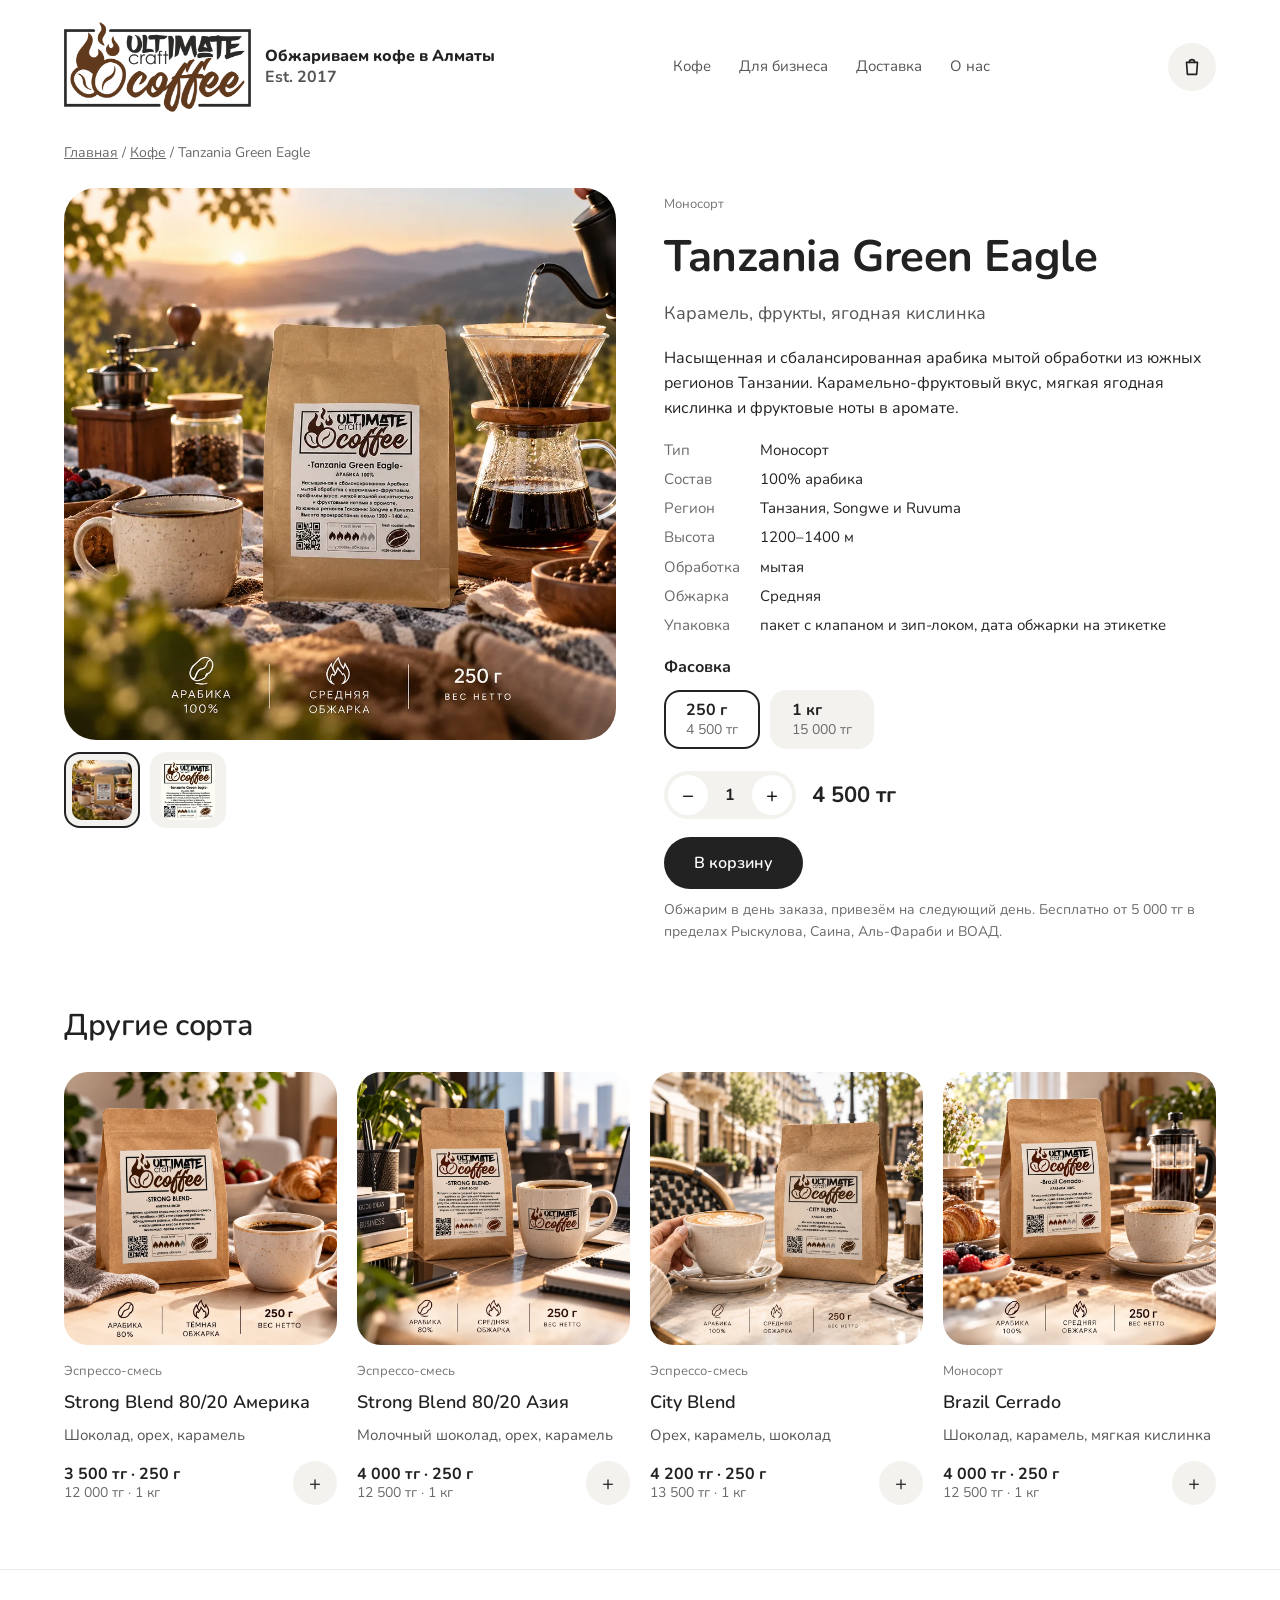
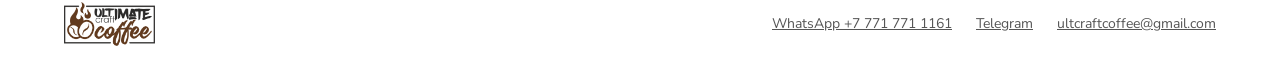
<file: coffee/tanzania-green-eagle/index.html>
<!doctype html>
<html lang="ru">
<head>
<meta charset="utf-8">
<meta name="robots" content="noindex, nofollow">
<meta name="viewport" content="width=device-width, initial-scale=1">
<title>Tanzania Green Eagle: купить свежеобжаренный кофе в Алматы | UCC</title>
<meta name="description" content="Моносорт Tanzania Green Eagle: карамель, фрукты, ягодная кислинка. Обжарим под ваш заказ и привезём по Алматы на следующий день. 250 г — 4 500 тг, 1 кг — 15 000 тг.">
<link rel="canonical" href="https://craftcoffee.kz/coffee/tanzania-green-eagle/">
<meta property="og:type" content="website">
<meta property="og:locale" content="ru_RU">
<meta property="og:site_name" content="Ultimate Craft Coffee">
<meta property="og:title" content="Tanzania Green Eagle: купить свежеобжаренный кофе в Алматы | UCC">
<meta property="og:description" content="Моносорт Tanzania Green Eagle: карамель, фрукты, ягодная кислинка. Обжарим под ваш заказ и привезём по Алматы на следующий день. 250 г — 4 500 тг, 1 кг — 15 000 тг.">
<meta property="og:url" content="https://craftcoffee.kz/coffee/tanzania-green-eagle/">
<meta property="og:image" content="https://craftcoffee.kz/img/tanzania-green-eagle-250g.webp">
<link rel="icon" type="image/png" href="../../img/icon.png">
<link rel="preconnect" href="https://fonts.googleapis.com">
<link rel="preconnect" href="https://fonts.gstatic.com" crossorigin>
<link rel="stylesheet" href="https://fonts.googleapis.com/css2?family=Nunito:wght@400;600;700;800&amp;display=swap">
<link rel="stylesheet" href="../../css/style.css">
<script type="application/ld+json">{"@context": "https://schema.org", "@type": "Product", "name": "Tanzania Green Eagle", "image": ["https://craftcoffee.kz/img/tanzania-green-eagle-250g.webp", "https://craftcoffee.kz/img/tanzania-green-eagle-1kg.webp", "https://craftcoffee.kz/img/tanzania-green-eagle-label.webp", "https://craftcoffee.kz/img/tanzania-green-eagle-250g-photo.webp", "https://craftcoffee.kz/img/tanzania-green-eagle-1kg-photo.webp"], "description": "Насыщенная и сбалансированная арабика мытой обработки из южных регионов Танзании. Карамельно-фруктовый вкус, мягкая ягодная кислинка и фруктовые ноты в аромате.", "brand": {"@type": "Brand", "name": "Ultimate Craft Coffee"}, "offers": [{"@type": "Offer", "name": "250 г", "price": "4500", "priceCurrency": "KZT", "availability": "https://schema.org/InStock", "url": "https://craftcoffee.kz/coffee/tanzania-green-eagle/"}, {"@type": "Offer", "name": "1 кг", "price": "15000", "priceCurrency": "KZT", "availability": "https://schema.org/InStock", "url": "https://craftcoffee.kz/coffee/tanzania-green-eagle/"}]}</script>
<!-- АНАЛИТИКА: сюда вставить коды Google Analytics 4 и Яндекс Метрики -->
</head>
<body>
<header class="site-header">
<div class="wrap">
<a class="brand" href="../../index.html">
<img src="../../img/logo.png" alt="Ultimate Craft Coffee" width="187" height="90">
<span class="brand-text"><strong>Обжариваем кофе в Алматы</strong><span>Est. 2017</span></span>
</a>
<nav class="nav" aria-label="Основное меню">
<a href="../../index.html#catalog">Кофе</a>
<a href="../../opt/index.html">Для бизнеса</a>
<a href="../../index.html#delivery">Доставка</a>
<a href="../../index.html#about">О нас</a>
</nav>
<button class="cart-btn" type="button" data-cart-open aria-label="Корзина"><svg aria-hidden="true" width="22" height="22" viewBox="0 0 24 24" fill="none" stroke="currentColor" stroke-width="1.8" stroke-linecap="round" stroke-linejoin="round"><path d="M6 7h12l-1 13H7L6 7z"/><path d="M9 7a3 3 0 0 1 6 0"/></svg><span class="badge" data-cart-count hidden>0</span></button>
</div>
</header>
<main>
<nav class="wrap crumbs" aria-label="Навигация"><a href="../../index.html">Главная</a> / <a href="../../index.html#catalog">Кофе</a> / Tanzania Green Eagle</nav>
<section class="wrap product">
<div class="gallery">
<div class="product-media"><img id="photo" class="is-photo" src="../../img/tanzania-green-eagle-250g-photo.webp" alt="Tanzania Green Eagle, пакет 250 г" width="1000" height="1000"></div>
<div class="thumbs" role="group" aria-label="Фото">
<button type="button" class="thumb" data-thumb="bag" aria-pressed="true" aria-label="Фото пакета"><img src="../../img/tanzania-green-eagle-250g-photo.webp" alt="" width="90" height="90"></button>
<button type="button" class="thumb" data-thumb="label" data-img="../../img/tanzania-green-eagle-label.webp" data-kind="label" aria-pressed="false" aria-label="Этикетка"><img src="../../img/tanzania-green-eagle-label.webp" alt="" width="80" height="90" loading="lazy"></button>
</div>
</div>
<div class="product-info">
<p class="card-type">Моносорт</p>
<h1>Tanzania Green Eagle</h1>
<p class="muted" style="font-size:18px">Карамель, фрукты, ягодная кислинка</p>
<p>Насыщенная и сбалансированная арабика мытой обработки из южных регионов Танзании. Карамельно-фруктовый вкус, мягкая ягодная кислинка и фруктовые ноты в аромате.</p>
<dl class="facts"><dt>Тип</dt><dd>Моносорт</dd><dt>Состав</dt><dd>100% арабика</dd><dt>Регион</dt><dd>Танзания, Songwe и Ruvuma</dd><dt>Высота</dt><dd>1200–1400 м</dd><dt>Обработка</dt><dd>мытая</dd><dt>Обжарка</dt><dd>Средняя</dd><dt>Упаковка</dt><dd>пакет с клапаном и зип-локом, дата обжарки на этикетке</dd></dl>
<form class="order" data-slug="tanzania-green-eagle" data-name="Tanzania Green Eagle">
<fieldset class="choice">
<legend>Фасовка</legend>
<div class="options">
<label class="opt"><input type="radio" name="w" value="250 г" data-price="4500" data-img="../../img/tanzania-green-eagle-250g-photo.webp" data-kind="photo" data-cart="../../img/tanzania-green-eagle-250g.webp" checked><span><b>250 г</b><small>4 500 тг</small></span></label>
<label class="opt"><input type="radio" name="w" value="1 кг" data-price="15000" data-img="../../img/tanzania-green-eagle-1kg-photo.webp" data-kind="photo" data-cart="../../img/tanzania-green-eagle-1kg.webp"><span><b>1 кг</b><small>15 000 тг</small></span></label>
</div>
</fieldset>
<div class="buy" style="margin-top:22px">
<div class="qty" aria-label="Количество"><button type="button" data-d="-1" aria-label="Меньше">−</button><output>1</output><button type="button" data-d="1" aria-label="Больше">+</button></div>
<span class="total"></span>
</div>
<button class="btn" type="submit" style="margin-top:18px">В корзину</button>
<p class="small" style="margin-top:10px">Обжарим в день заказа, привезём на следующий день. Бесплатно от 5 000 тг в пределах Рыскулова, Саина, Аль-Фараби и ВОАД.</p>
</form>
</div>
</section>
<section class="wrap catalog" style="padding-top:0">
<h2 class="h2">Другие сорта</h2>
<div class="cards">
<div class="card" data-group="espresso">
<a class="card-link" href="../../coffee/strong-blend-america/index.html">
<div class="card-img"><img class="is-photo" src="../../img/strong-blend-america-250g-photo.webp" alt="Strong Blend 80/20 Америка, пакет 250 г" loading="lazy" width="1000" height="1000"></div>
<p class="card-type">Эспрессо-смесь</p>
<h3 class="card-name">Strong Blend 80/20 Америка</h3>
<p class="card-notes">Шоколад, орех, карамель</p>
</a>
<div class="card-price"><span class="p"><b>3 500 тг · 250 г</b><small>12 000 тг · 1 кг</small></span><button class="plus" type="button" data-add data-slug="strong-blend-america" data-name="Strong Blend 80/20 Америка" data-w="250 г" data-price="3500" data-img="../../img/strong-blend-america-250g.webp" aria-label="Добавить Strong Blend 80/20 Америка, 250 г, в корзину">+</button></div>
</div>
<div class="card" data-group="espresso">
<a class="card-link" href="../../coffee/strong-blend-asia/index.html">
<div class="card-img"><img class="is-photo" src="../../img/strong-blend-asia-250g-photo.webp" alt="Strong Blend 80/20 Азия, пакет 250 г" loading="lazy" width="1000" height="1000"></div>
<p class="card-type">Эспрессо-смесь</p>
<h3 class="card-name">Strong Blend 80/20 Азия</h3>
<p class="card-notes">Молочный шоколад, орех, карамель</p>
</a>
<div class="card-price"><span class="p"><b>4 000 тг · 250 г</b><small>12 500 тг · 1 кг</small></span><button class="plus" type="button" data-add data-slug="strong-blend-asia" data-name="Strong Blend 80/20 Азия" data-w="250 г" data-price="4000" data-img="../../img/strong-blend-asia-250g.webp" aria-label="Добавить Strong Blend 80/20 Азия, 250 г, в корзину">+</button></div>
</div>
<div class="card" data-group="espresso">
<a class="card-link" href="../../coffee/city-blend/index.html">
<div class="card-img"><img class="is-photo" src="../../img/city-blend-250g-photo.webp" alt="City Blend, пакет 250 г" loading="lazy" width="1000" height="1000"></div>
<p class="card-type">Эспрессо-смесь</p>
<h3 class="card-name">City Blend</h3>
<p class="card-notes">Орех, карамель, шоколад</p>
</a>
<div class="card-price"><span class="p"><b>4 200 тг · 250 г</b><small>13 500 тг · 1 кг</small></span><button class="plus" type="button" data-add data-slug="city-blend" data-name="City Blend" data-w="250 г" data-price="4200" data-img="../../img/city-blend-250g.webp" aria-label="Добавить City Blend, 250 г, в корзину">+</button></div>
</div>
<div class="card" data-group="mono">
<a class="card-link" href="../../coffee/brazil-cerrado/index.html">
<div class="card-img"><img class="is-photo" src="../../img/brazil-cerrado-250g-photo.webp" alt="Brazil Cerrado, пакет 250 г" loading="lazy" width="1000" height="1000"></div>
<p class="card-type">Моносорт</p>
<h3 class="card-name">Brazil Cerrado</h3>
<p class="card-notes">Шоколад, карамель, мягкая кислинка</p>
</a>
<div class="card-price"><span class="p"><b>4 000 тг · 250 г</b><small>12 500 тг · 1 кг</small></span><button class="plus" type="button" data-add data-slug="brazil-cerrado" data-name="Brazil Cerrado" data-w="250 г" data-price="4000" data-img="../../img/brazil-cerrado-250g.webp" aria-label="Добавить Brazil Cerrado, 250 г, в корзину">+</button></div>
</div>
</div>
</section>
</main>
<footer class="site-footer">
<div class="wrap">
<img src="../../img/logo.png" alt="Ultimate Craft Coffee" width="91" height="44" loading="lazy">
<div class="footer-links">
<a href="https://wa.me/77717711161">WhatsApp +7 771 771 1161</a>
<a href="https://t.me/ultimatecraftcoffee">Telegram</a>
<!-- Instagram: добавить ссылку, когда будет готов аккаунт -->
<a href="mailto:ultcraftcoffee@gmail.com">ultcraftcoffee@gmail.com</a>
</div>
</div>
</footer>
<div class="drawer" id="cart" hidden>
<div class="drawer-bg" data-cart-close></div>
<aside class="drawer-panel" role="dialog" aria-modal="true" aria-labelledby="cart-title">
<div class="drawer-head"><h2 class="h2" id="cart-title">Корзина</h2><button class="drawer-close" type="button" data-cart-close aria-label="Закрыть">×</button></div>
<div id="cart-done" hidden><p class="step-t" id="cart-done-title">Заказ принят</p><p class="muted" style="margin-top:8px">Мы свяжемся с вами по телефону, чтобы подтвердить заказ и время доставки.</p><button class="btn btn-ghost" type="button" style="margin-top:16px" data-cart-close>Хорошо</button></div>
<div id="cart-empty"><p class="muted">Пока пусто. Выберите кофе в каталоге.</p><a class="btn" style="margin-top:16px" href="../../index.html#catalog" data-cart-close>В каталог</a></div>
<div id="cart-full" hidden>
<ul class="ci-list" id="cart-list"></ul>
<div class="cart-sum"><span>Итого</span><b id="cart-total">0 тг</b></div>
<p class="small" id="cart-delivery"></p>
<form class="cart-form" id="cart-form" novalidate>
<label class="field"><span>Имя</span><input id="f-name" name="name" required autocomplete="name"></label>
<label class="field"><span>Телефон</span><input id="f-phone" name="phone" type="tel" required autocomplete="tel" placeholder="+7"></label>
<label class="field"><span>Адрес доставки</span><input id="f-address" name="address" required autocomplete="street-address" placeholder="Улица, дом, квартира"></label>
<label class="field"><span>Комментарий</span><textarea id="f-comment" name="comment" rows="2" placeholder="Удобное время, подъезд, срочная доставка"></textarea></label>
<label class="hp" aria-hidden="true">Сайт<input name="website" tabindex="-1" autocomplete="off"></label>
<button class="btn" type="submit" id="cart-submit">Оформить заказ</button>
<p class="small" id="cart-note" role="status"></p>
<p class="small">Обжарим в день заказа, привезём на следующий день. Оплата при получении. Вопросы — <a href="https://wa.me/77717711161">в WhatsApp</a>.</p>
<button class="linkbtn" type="button" id="cart-clear">Очистить корзину</button>
</form>
</div>
</aside>
</div>
<script src="../../js/cart.js"></script>
</body>
</html>
</file>
<file: css/style.css>
:root{
  --ink:#222222;
  --muted:#555555;
  --soft:#6B6B6B;
  --tint:#F3EDE4;
  --gray:#F4F2EE;
  --line:#ECEAE5;
  --accent:#7A5236;
  --radius-xl:32px;
  --radius-l:24px;
}
*,*::before,*::after{box-sizing:border-box}
html{scroll-behavior:smooth}
body{margin:0;background:#fff;color:var(--ink);font-family:'Nunito',system-ui,-apple-system,'Segoe UI',sans-serif;font-size:16px;line-height:1.55;-webkit-font-smoothing:antialiased}
h1,h2,h3,p{margin:0}
img{max-width:100%;display:block}
a{color:var(--ink)}
a:hover{color:var(--accent)}
:focus-visible{outline:2px solid var(--accent);outline-offset:3px;border-radius:6px}

.wrap{max-width:1200px;margin:0 auto;padding:0 24px}
.panel{border-radius:var(--radius-xl);padding:clamp(32px,5vw,64px)}
.tint{background:var(--tint)}
.gray{background:var(--gray)}
.h2{font-weight:600;font-size:30px;line-height:1.25;letter-spacing:-0.01em}
.muted{color:var(--muted)}
.soft{color:var(--soft)}
.eyebrow{font-size:13px;color:var(--accent);letter-spacing:.08em;text-transform:uppercase}
.grid3{display:grid;grid-template-columns:repeat(auto-fit,minmax(min(100%,240px),1fr));gap:28px}

.btn{display:inline-flex;align-items:center;justify-content:center;gap:8px;min-height:52px;padding:0 30px;border-radius:999px;background:var(--ink);color:#fff;text-decoration:none;font-weight:600;font-size:16px;border:0;cursor:pointer;font-family:inherit}
.btn:hover{background:#000;color:#fff}
.btn-small{min-height:44px;padding:0 20px;font-size:15px}
.btn-ghost{background:var(--gray);color:var(--ink)}
.btn-ghost:hover{background:#E9E5DE;color:var(--ink)}

/* Header */
.site-header .wrap{display:flex;flex-wrap:wrap;align-items:center;justify-content:space-between;gap:16px;padding-top:22px;padding-bottom:22px}
.brand{display:inline-flex;align-items:center;gap:14px;text-decoration:none}
.brand img{height:90px;width:auto}
.brand-text{display:flex;flex-direction:column;line-height:1.3;font-size:16px;font-weight:700;color:var(--muted)}
.brand-text strong{font-weight:800;color:var(--ink)}
.nav{display:flex;flex-wrap:wrap;gap:8px 28px;font-size:15px}
.nav a{text-decoration:none;color:var(--muted)}
.nav a:hover{color:var(--ink)}
@media (max-width:640px){.brand img{height:64px}.brand-text{font-size:14px}}

/* Hero */
.hero{padding-top:24px}
.hero .panel{display:grid;grid-template-columns:repeat(auto-fit,minmax(min(100%,380px),1fr));gap:40px;align-items:center;padding:clamp(40px,7vw,96px) clamp(24px,6vw,80px)}
.hero-copy{display:flex;flex-direction:column;gap:22px}
.hero h1{font-weight:700;font-size:clamp(36px,5vw,58px);line-height:1.1;letter-spacing:-0.01em}
.hero .lead{font-size:18px;color:var(--muted);max-width:460px}
.hero .note{font-size:15px;color:var(--soft);max-width:460px}
.hero .btn{align-self:flex-start}
.hero-img{width:100%;max-width:460px;justify-self:center;aspect-ratio:332/291;object-fit:cover;border-radius:var(--radius-l)}

/* Benefits */
.benefits{padding-top:48px;padding-bottom:24px;text-align:center;gap:24px}
.benefit{display:flex;flex-direction:column;align-items:center;gap:8px;font-weight:600}

/* Catalog */
.catalog{padding-top:64px;padding-bottom:64px;display:flex;flex-direction:column;gap:28px}
.catalog-head{display:flex;flex-wrap:wrap;justify-content:space-between;align-items:center;gap:16px}
.catalog-head h2{font-weight:600;font-size:34px;letter-spacing:-0.01em}
.filters{display:flex;flex-wrap:wrap;gap:8px}
.filter{padding:9px 18px;border-radius:999px;background:var(--gray);border:0;font:inherit;font-size:14px;cursor:pointer;color:var(--ink);min-height:40px}
.filter[aria-pressed="true"]{background:var(--ink);color:#fff}
.cards{display:grid;grid-template-columns:repeat(auto-fill,minmax(min(100%,260px),1fr));gap:28px 20px}
.card{display:flex;flex-direction:column;gap:10px;text-decoration:none;color:var(--ink)}
.card[hidden]{display:none}
.card-img{aspect-ratio:1/1;border-radius:var(--radius-l);background:var(--gray);display:flex;align-items:center;justify-content:center;overflow:hidden;transition:background .2s}
.card:hover .card-img{background:#ECE7DF}
.card-img img{height:86%;width:auto}
.card-img img.is-photo{width:100%;height:100%;object-fit:cover;transition:transform .3s}
.card-link:hover .card-img img.is-photo{transform:scale(1.03)}
.card-type{margin-top:6px;font-size:13px;color:#757575}
.card-name{font-weight:600;font-size:18px;line-height:1.25}
.card-notes{font-size:15px;color:var(--muted)}
.card-price{display:flex;justify-content:space-between;align-items:center;gap:12px;margin-top:4px}
.card-price .p{display:flex;flex-direction:column;line-height:1.3}
.card-price b{font-weight:700}
.card-price small{font-size:14px;color:var(--soft)}
.plus{display:inline-flex;align-items:center;justify-content:center;width:40px;height:40px;border-radius:999px;background:var(--gray);font-size:20px}

/* Delivery */
.delivery{padding-bottom:64px}
.delivery .panel{display:flex;flex-direction:column;gap:32px}
.step{display:flex;flex-direction:column;gap:8px}
.step-n{display:inline-flex;align-items:center;justify-content:center;width:40px;height:40px;border-radius:999px;background:#fff;font-weight:700;color:var(--accent)}
.step-t{font-weight:700;font-size:18px}
.delivery-notes{display:flex;flex-wrap:wrap;gap:12px 32px;font-size:15px;color:var(--muted);border-top:1px solid rgba(0,0,0,.08);padding-top:20px}
.delivery-notes p{flex:1 1 320px}

/* B2B */
.b2b{padding-bottom:64px}
.b2b .panel{display:flex;flex-wrap:wrap;justify-content:space-between;align-items:center;gap:24px}
.b2b-copy{display:flex;flex-direction:column;gap:10px;max-width:560px}

/* About */
.about{max-width:760px;padding-top:32px;padding-bottom:80px;text-align:center;display:flex;flex-direction:column;align-items:center;gap:14px}
.about .text{font-size:17px;color:var(--muted);max-width:560px}
.cert{width:100%;max-width:320px;height:auto;border-radius:16px;box-shadow:0 8px 30px rgba(0,0,0,.08)}

/* Footer */
.site-footer{border-top:1px solid var(--line)}
.site-footer .wrap{display:flex;flex-wrap:wrap;justify-content:space-between;align-items:center;gap:16px;padding-top:32px;padding-bottom:32px;font-size:14px;color:var(--muted)}
.site-footer img{height:44px;width:auto}
.footer-links{display:flex;flex-wrap:wrap;gap:8px 24px}
.footer-links a{color:var(--muted)}

/* Product page */
.crumbs{font-size:14px;color:var(--soft);padding-top:8px}
.crumbs a{color:var(--soft)}
.product{display:grid;grid-template-columns:repeat(auto-fit,minmax(min(100%,420px),1fr));gap:48px;align-items:start;padding-top:24px;padding-bottom:64px}
.product-media{border-radius:var(--radius-xl);background:var(--gray);aspect-ratio:1/1;display:flex;align-items:center;justify-content:center;overflow:hidden}
.product-media img{height:86%;width:auto}
.product-media img.is-photo{width:100%;height:100%;object-fit:cover}
.product-media img.is-label{height:auto;width:80%;max-height:90%;border-radius:12px;box-shadow:0 6px 24px rgba(0,0,0,.08)}
.thumbs{display:flex;gap:10px;margin-top:12px}
.thumb{width:76px;height:76px;padding:6px;border:2px solid transparent;border-radius:16px;background:var(--gray);cursor:pointer;display:flex;align-items:center;justify-content:center}
.thumb img{max-width:100%;max-height:100%;width:auto;height:auto;object-fit:contain;border-radius:10px}
.thumb[aria-pressed="true"]{border-color:var(--ink,#111)}
.thumb:focus-visible{outline:2px solid #7A5236;outline-offset:2px}
.product-info{display:flex;flex-direction:column;gap:18px}
.product-info h1{font-weight:700;font-size:clamp(30px,4vw,44px);line-height:1.15;letter-spacing:-0.01em}
.facts{display:grid;grid-template-columns:auto 1fr;gap:6px 20px;font-size:15px;margin:0}
.facts dt{color:var(--soft)}
.facts dd{margin:0}
.choice{display:flex;flex-direction:column;gap:10px;border:0;padding:0;margin:0}
.choice legend{font-weight:700;margin-bottom:10px;padding:0}
.options{display:flex;flex-wrap:wrap;gap:10px}
.opt input{position:absolute;opacity:0;pointer-events:none}
.opt span{display:inline-flex;flex-direction:column;justify-content:center;min-height:56px;padding:8px 20px;border-radius:16px;background:var(--gray);cursor:pointer;line-height:1.3;border:2px solid transparent}
.opt span small{color:var(--soft);font-size:14px}
.opt input:checked+span{border-color:var(--ink);background:#fff}
.opt input:focus-visible+span{outline:2px solid var(--accent);outline-offset:3px}
.qty{display:inline-flex;align-items:center;gap:6px;background:var(--gray);border-radius:999px;padding:4px}
.qty button{width:40px;height:40px;border-radius:999px;border:0;background:#fff;font-size:20px;cursor:pointer;font-family:inherit}
.qty output{min-width:32px;text-align:center;font-weight:700}
.buy{display:flex;flex-wrap:wrap;align-items:center;gap:16px}
.total{font-size:22px;font-weight:700}
.small{font-size:14px;color:var(--soft)}

/* Opt page */
.page-hero{padding-top:24px;padding-bottom:48px}
.page-hero .panel{display:flex;flex-direction:column;gap:18px}
.page-hero h1{font-weight:700;font-size:clamp(32px,4.5vw,52px);line-height:1.12;letter-spacing:-0.01em;max-width:760px}
.cols2{display:grid;grid-template-columns:repeat(auto-fit,minmax(min(100%,420px),1fr));gap:20px;padding-bottom:64px}
.box{border-radius:var(--radius-l);background:var(--gray);padding:32px;display:flex;flex-direction:column;gap:14px}
.box h2{font-weight:600;font-size:24px}
.box ul{margin:0;padding-left:20px;color:var(--muted)}
.box .btn{align-self:flex-start;margin-top:auto}
.choice+.choice{margin-top:18px}
@media (max-width:560px){
  .cards{grid-template-columns:1fr 1fr;gap:24px 12px}
  .card-img{border-radius:18px}
  .card-name{font-size:16px}
  .card-notes{font-size:14px}
  .card-price b{font-size:15px}
  .card-price small{font-size:13px}
  button.plus{width:38px;height:38px;flex:none}
  .card-price{align-items:flex-end}
}

/* Cart */
.cart-btn{position:relative;display:inline-flex;align-items:center;justify-content:center;width:48px;height:48px;border-radius:999px;background:var(--gray);border:0;cursor:pointer;color:var(--ink)}
.cart-btn:hover{background:#E9E5DE}
.badge{position:absolute;top:-4px;right:-4px;min-width:22px;height:22px;padding:0 6px;border-radius:999px;background:var(--ink);color:#fff;font-size:12px;font-weight:700;display:inline-flex;align-items:center;justify-content:center}
.badge[hidden]{display:none}
.card-link{display:flex;flex-direction:column;gap:10px;text-decoration:none;color:var(--ink)}
.card-link:hover .card-img{background:#ECE7DF}
button.plus{border:0;cursor:pointer;font-family:inherit;color:var(--ink);width:44px;height:44px}
button.plus:hover{background:var(--ink);color:#fff}
.no-scroll{overflow:hidden}
.drawer{position:fixed;inset:0;z-index:50}
.drawer[hidden]{display:none}
.drawer-bg{position:absolute;inset:0;background:rgba(34,34,34,.35)}
.drawer-panel{position:absolute;top:0;right:0;bottom:0;width:min(440px,100%);background:#fff;overflow-y:auto;padding:24px;display:flex;flex-direction:column;gap:16px;box-shadow:-10px 0 40px rgba(0,0,0,.12)}
.drawer-head{display:flex;justify-content:space-between;align-items:center}
.drawer-close{width:44px;height:44px;border-radius:999px;border:0;background:var(--gray);font-size:24px;cursor:pointer;font-family:inherit}
.ci-list{list-style:none;margin:0;padding:0;display:flex;flex-direction:column;gap:14px}
.ci{display:grid;grid-template-columns:64px 1fr auto;gap:12px;align-items:start;padding-bottom:14px;border-bottom:1px solid var(--line)}
.ci img{width:64px;height:64px;object-fit:contain;background:var(--gray);border-radius:14px;padding:4px}
.ci-body{display:flex;flex-direction:column;gap:2px;min-width:0}
.ci-name{font-weight:700;line-height:1.3}
.ci-meta{font-size:14px;color:var(--soft)}
.ci-row{display:flex;justify-content:space-between;align-items:center;gap:10px;margin-top:6px}
.qty-sm button{width:32px;height:32px;font-size:18px}
.qty-sm output{min-width:24px}
.ci-del{width:32px;height:32px;border-radius:999px;border:0;background:transparent;font-size:22px;color:var(--soft);cursor:pointer}
.ci-del:hover{background:var(--gray);color:var(--ink)}
.cart-sum{display:flex;justify-content:space-between;align-items:baseline;font-size:18px;margin-top:4px}
.cart-sum b{font-size:22px}
.cart-form{display:flex;flex-direction:column;gap:12px;margin-top:8px}
.field{display:flex;flex-direction:column;gap:4px;font-size:14px;font-weight:600}
.field input,.field textarea{font:inherit;font-weight:400;font-size:16px;padding:12px 14px;border-radius:14px;border:1.5px solid #DDD8D0;background:#fff;color:var(--ink);width:100%}
.field input:focus,.field textarea:focus{outline:none;border-color:var(--ink)}
.field input:user-invalid{border-color:#B3261E}
.send{display:flex;flex-wrap:wrap;gap:10px;margin-top:4px}
.send .btn{flex:1 1 180px}
.linkbtn{align-self:flex-start;background:none;border:0;padding:4px 0;font:inherit;font-size:14px;color:var(--soft);text-decoration:underline;cursor:pointer}
.hp{position:absolute;left:-9999px;width:1px;height:1px;overflow:hidden}
#cart-submit{margin-top:4px}
#cart-submit:disabled{opacity:.6;cursor:wait}
</file>
